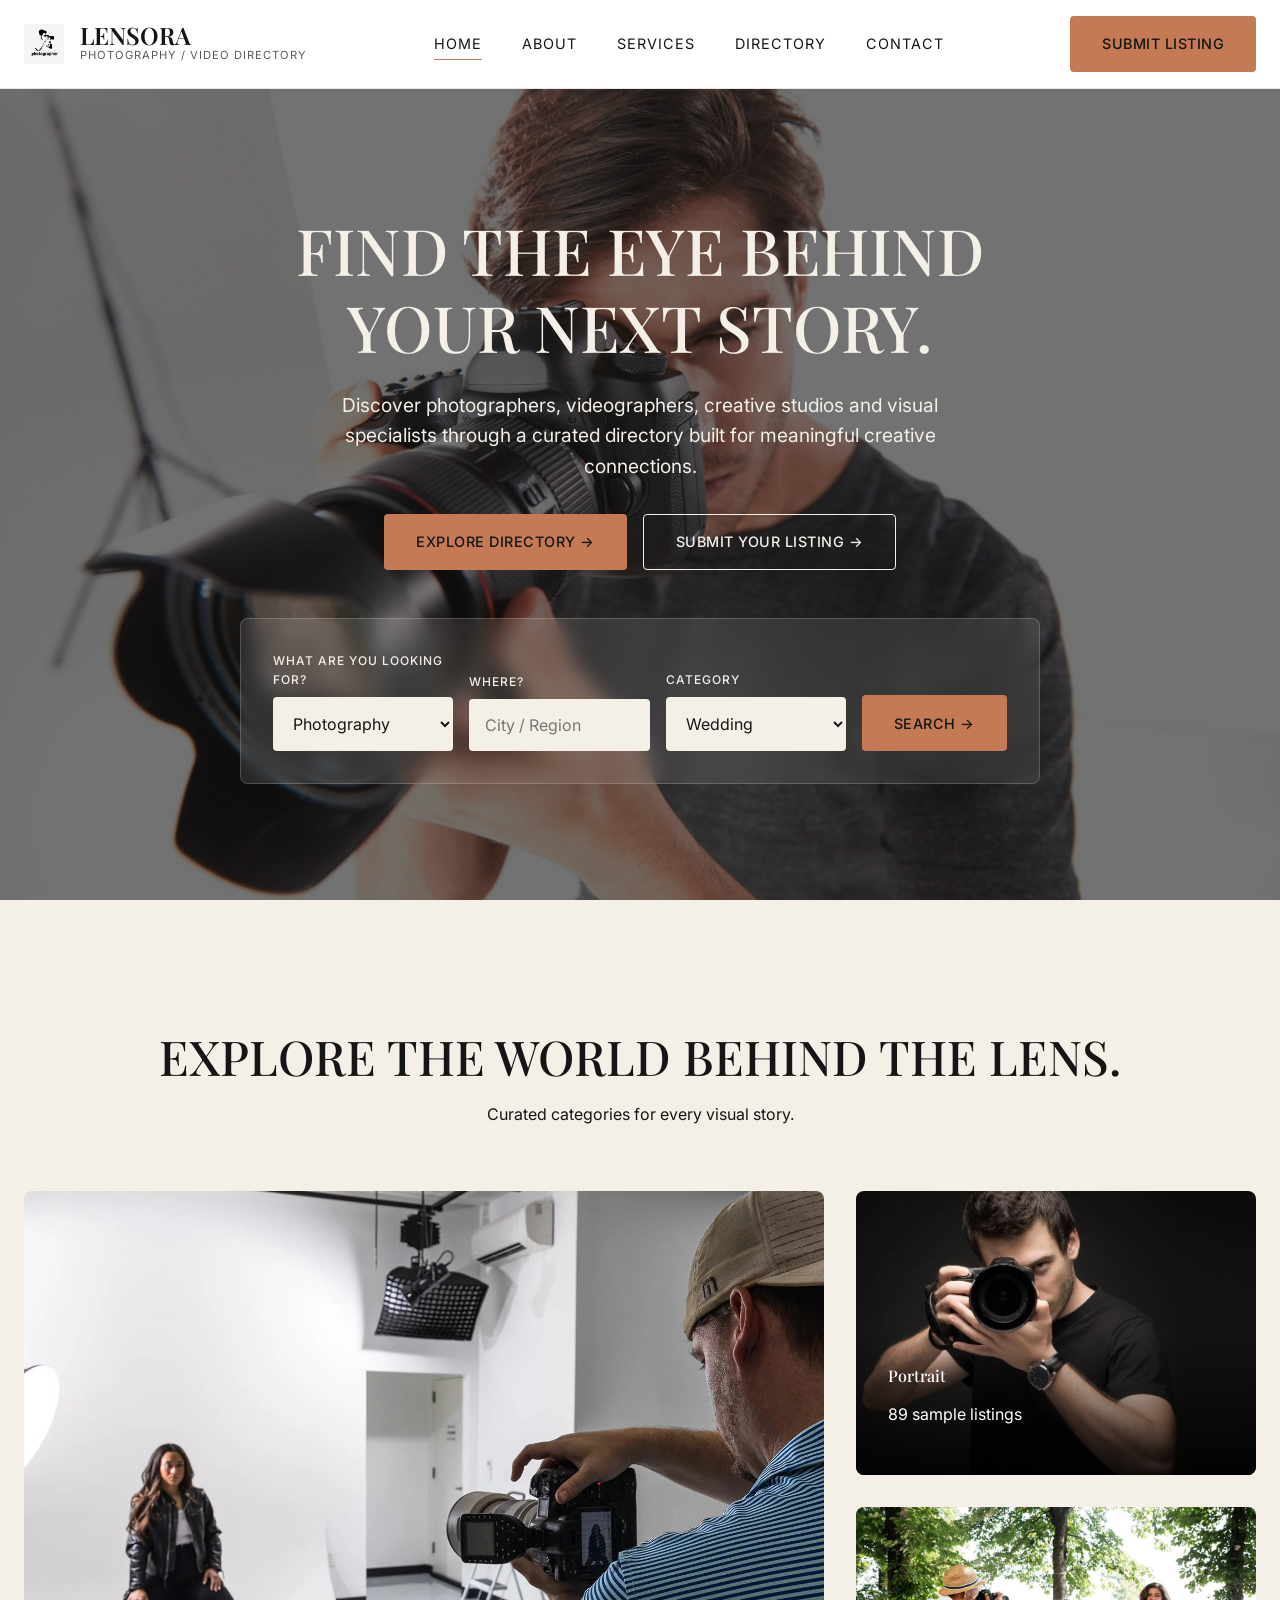
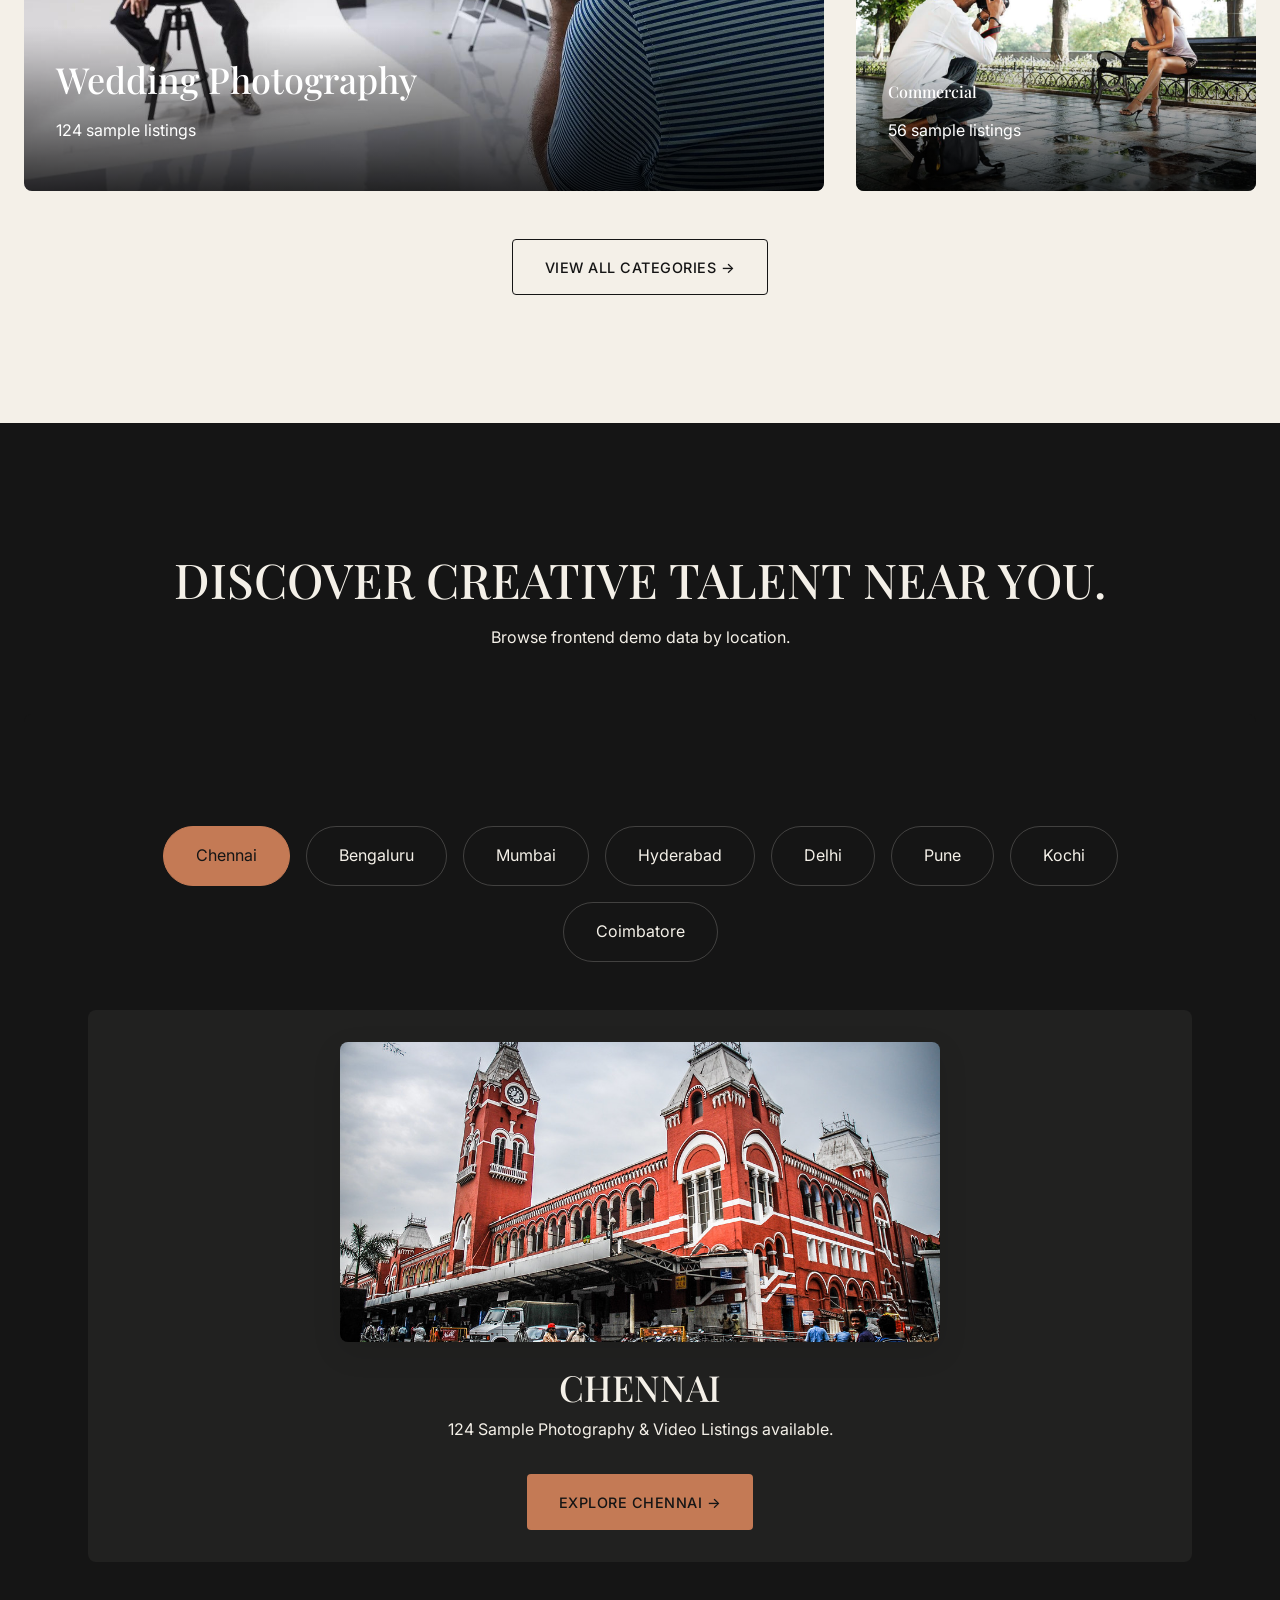
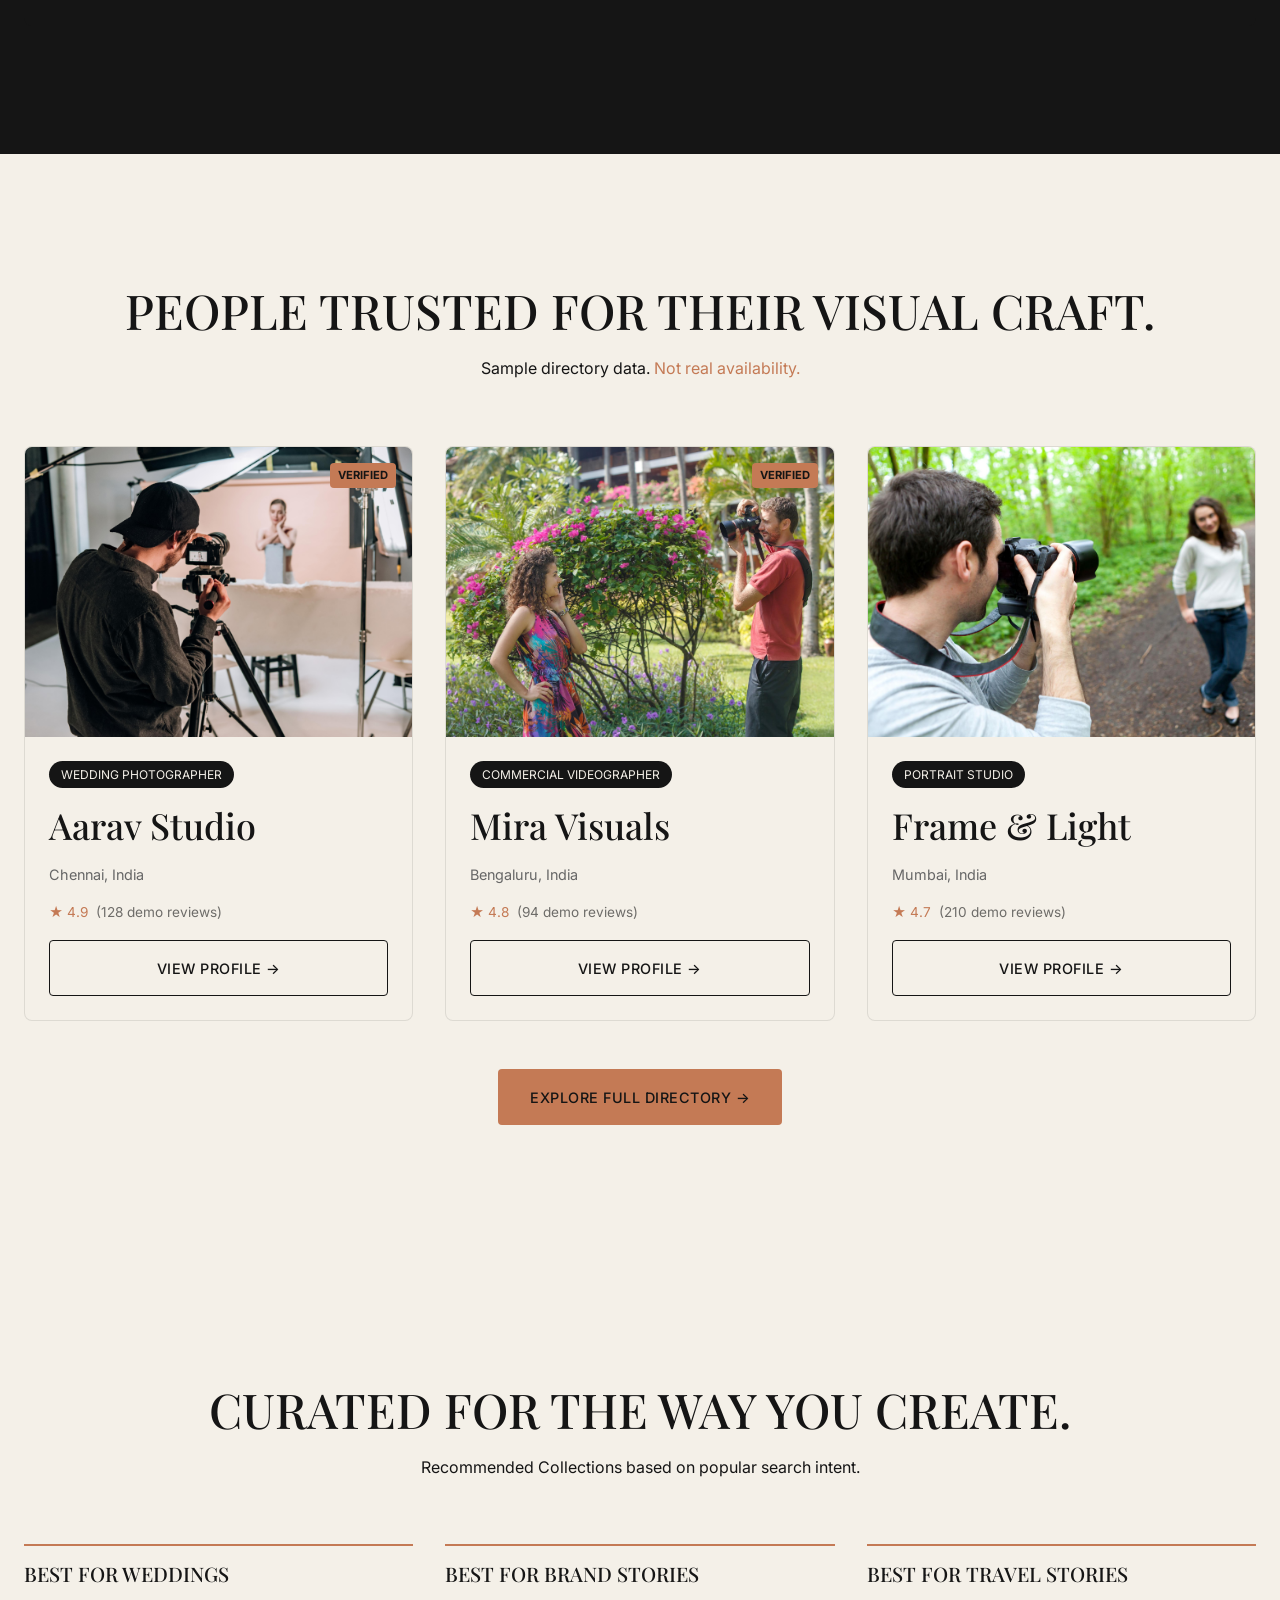
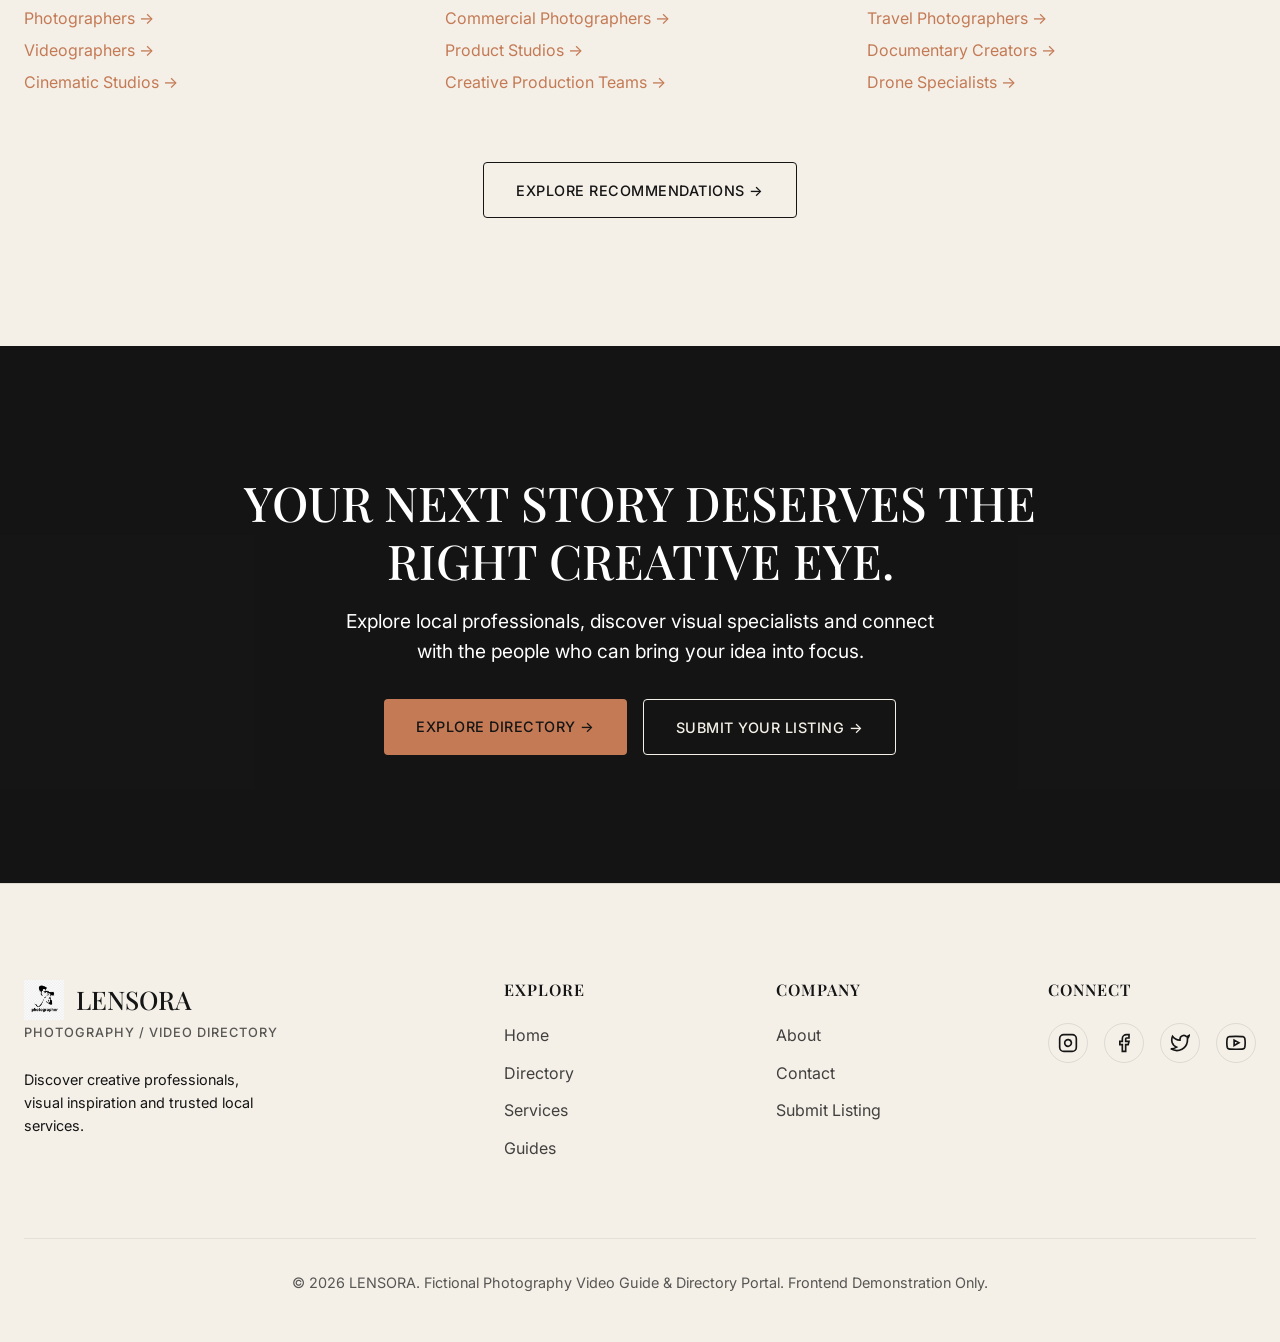
<file: index.html>
<!DOCTYPE html>
<html lang="en">
<head>
    <meta charset="UTF-8">
    <meta name="viewport" content="width=device-width, initial-scale=1.0">
    <title>Lensora | Photography & Videography Directory</title>
    <meta name="description" content="Discover professional photographers, videographers, and creative studios. The premium visual directory for your next story.">
    <link rel="icon" type="image/png" href="assets/images/website-logo.png">
    <link rel="stylesheet" href="assets/css/style.css">
</head>
<body>

    <!-- Global Navbar -->
    <nav class="navbar">
        <div class="container">
            <a href="index.html" class="nav-brand">
                <img src="assets/images/website-logo.png" alt="Lensora Logo" class="site-logo-img">
                <div class="nav-brand-text">
                    <span class="nav-brand-title">LENSORA</span>
                    <span class="nav-brand-subtitle">Photography / Video Directory</span>
                </div>
            </a>
            
            <div class="nav-links">
                <a href="index.html">Home</a>
                <a href="about.html">About</a>
                <a href="services.html">Services</a>
                <a href="directory.html">Directory</a>
                <a href="contact.html">Contact</a>
            </div>

            <div class="nav-actions">
                <a href="#" class="btn btn-primary" data-modal="modal-submit-listing">Submit Listing</a>
            </div>

            <button class="hamburger" aria-label="Toggle Menu">
                <span></span><span></span><span></span>
            </button>
        </div>
    </nav>

    <!-- Mobile Menu -->
    <div class="mobile-menu">
        <div class="mobile-nav-links">
            <a href="index.html">Home</a>
            <a href="about.html">About</a>
            <a href="services.html">Services</a>
            <a href="directory.html">Directory</a>
            <a href="contact.html">Contact</a>
        </div>
        <a href="#" class="btn btn-primary" data-modal="modal-submit-listing">Submit Listing</a>
    </div>

    <!-- Search Overlay -->
    <div class="search-overlay" id="search-overlay">
        <div class="container">
            <button class="search-close" aria-label="Close Search">&times;</button>
            <div class="search-input-wrap">
                <p style="font-family: var(--font-heading); font-size:1.5rem; margin-bottom:1rem; opacity:0.8;">WHAT ARE YOU LOOKING FOR?</p>
                <input type="text" id="global-search" class="search-input" placeholder="Type a keyword, location, or category...">
                <p style="margin-top:2rem; opacity:0.6;">Try: "Wedding in Chennai", "Commercial Photographer", "Videography"</p>
            </div>
        </div>
    </div>

    <!-- 1. HERO SECTION -->
    <section class="section hero">
        <div class="hero-bg" style="background-image: url('assets/images/image-1.png');"></div>
        <div class="container">
            <div class="hero-content text-center" style="margin: 0 auto; margin-top: 6rem; width: 100%;">
                <h1 style="margin-bottom: 1.5rem;">FIND THE EYE BEHIND YOUR NEXT STORY.</h1>
                <p style="font-size: 1.2rem; margin: 0 auto 2rem; max-width: 600px;">Discover photographers, videographers, creative studios and visual specialists through a curated directory built for meaningful creative connections.</p>
                <div class="btn-group" style="justify-content: center;">
                    <a href="directory.html" class="btn btn-primary">EXPLORE DIRECTORY &rarr;</a>
                    <a href="#" class="btn btn-secondary" data-modal="modal-submit-listing">SUBMIT YOUR LISTING &rarr;</a>
                </div>

                <div class="hero-search-bar" style="text-align: left;">
                    <form action="directory.html" method="GET" class="search-bar-grid">
                        <div>
                            <label class="form-label" style="color:var(--secondary-color); font-size:0.75rem;">WHAT ARE YOU LOOKING FOR?</label>
                            <select class="form-control" name="type">
                                <option>Photography</option>
                                <option>Videography</option>
                            </select>
                        </div>
                        <div>
                            <label class="form-label" style="color:var(--secondary-color); font-size:0.75rem;">WHERE?</label>
                            <input type="text" class="form-control" placeholder="City / Region" name="loc">
                        </div>
                        <div>
                            <label class="form-label" style="color:var(--secondary-color); font-size:0.75rem;">CATEGORY</label>
                            <select class="form-control" name="cat">
                                <option>Wedding</option>
                                <option>Portrait</option>
                                <option>Commercial</option>
                                <option>Fashion</option>
                            </select>
                        </div>
                        <div>
                            <button type="submit" class="btn btn-primary">SEARCH &rarr;</button>
                        </div>
                    </form>
                </div>
            </div>
        </div>
    </section>

    <!-- 2. EXPLORE CREATIVE CATEGORIES -->
    <section class="section section-padding">
        <div class="container">
            <div class="section-header text-center">
                <h2 class="section-title">EXPLORE THE WORLD BEHIND THE LENS.</h2>
                <p>Curated categories for every visual story.</p>
            </div>

            <div class="cat-layout">
                <a href="directory.html" class="cat-large">
                    <img src="assets/images/image-2.png" alt="Wedding Photography">
                    <div class="cat-overlay">
                        <h3>Wedding Photography</h3>
                        <p>124 sample listings</p>
                    </div>
                </a>
                <div class="cat-small-wrap">
                    <a href="directory.html" class="cat-small">
                        <img src="assets/images/image-3.png" alt="Portrait Photography">
                        <div class="cat-overlay">
                            <h4>Portrait</h4>
                            <p>89 sample listings</p>
                        </div>
                    </a>
                    <a href="directory.html" class="cat-small">
                        <img src="assets/images/image-4.png" alt="Commercial Photography">
                        <div class="cat-overlay">
                            <h4>Commercial</h4>
                            <p>56 sample listings</p>
                        </div>
                    </a>
                </div>
            </div>
            <div class="text-center" style="margin-top: 3rem;">
                <a href="services.html" class="btn btn-dark-outline">VIEW ALL CATEGORIES &rarr;</a>
            </div>
        </div>
    </section>

    <!-- 3. LOCATION DISCOVERY -->
    <section class="section section-padding dark-section">
        <div class="container">
            <div class="section-header text-center">
                <h2 class="section-title">DISCOVER CREATIVE TALENT NEAR YOU.</h2>
                <p>Browse frontend demo data by location.</p>
            </div>
            
            <div class="map-visual">
                <div class="map-locations text-center" style="justify-content: center;">
                    <span class="location-tag active">Chennai</span>
                    <span class="location-tag">Bengaluru</span>
                    <span class="location-tag">Mumbai</span>
                    <span class="location-tag">Hyderabad</span>
                    <span class="location-tag">Delhi</span>
                    <span class="location-tag">Pune</span>
                    <span class="location-tag">Kochi</span>
                    <span class="location-tag">Coimbatore</span>
                </div>
                
                <div class="location-preview text-center" id="location-preview-text">
                    <img src="assets/images/Chennai.png" alt="Chennai" style="width:100%; max-width:600px; height:auto; max-height: 300px; object-fit:cover; border-radius:var(--border-radius); margin: 0 auto 1.5rem auto; display:block; box-shadow: var(--shadow-md);">
                    <h3 style="margin-bottom:0.5rem">CHENNAI</h3>
                    <p>124 Sample Photography & Video Listings available.</p>
                    <a href="directory.html" class="btn btn-primary" style="margin-top:1rem;">EXPLORE CHENNAI &rarr;</a>
                </div>
            </div>
        </div>
    </section>

    <!-- 4. VERIFIED CREATIVE DIRECTORY (DEMO) -->
    <section class="section section-padding bg-light">
        <div class="container">
            <div class="section-header text-center">
                <h2 class="section-title">PEOPLE TRUSTED FOR THEIR VISUAL CRAFT.</h2>
                <p>Sample directory data. <span class="accent">Not real availability.</span></p>
            </div>

            <div class="grid-3">
                <div class="card">
                    <div class="card-image-wrap">
                        <img src="assets/images/image-5.png" alt="Aarav Studio" class="card-img">
                        <div style="position:absolute; top:1rem; right:1rem; background:var(--accent-color); color:var(--primary-color); padding:0.25rem 0.5rem; font-size:0.7rem; border-radius:4px; font-weight:bold;">VERIFIED</div>
                    </div>
                    <div class="card-content">
                        <span class="badge">Wedding Photographer</span>
                        <h3>Aarav Studio</h3>
                        <p style="color:#666; font-size:0.9rem;">Chennai, India</p>
                        <div style="display:flex; align-items:center; gap: 0.5rem; margin-bottom:1rem; font-size:0.85rem;">
                            <span class="accent">★ 4.9</span>
                            <span style="opacity:0.6;">(128 demo reviews)</span>
                        </div>
                        <a href="#" class="btn btn-dark-outline" style="margin-top:auto;" data-modal="modal-profile">VIEW PROFILE &rarr;</a>
                    </div>
                </div>

                <div class="card">
                    <div class="card-image-wrap">
                        <img src="assets/images/image-6.png" alt="Mira Visuals" class="card-img">
                        <div style="position:absolute; top:1rem; right:1rem; background:var(--accent-color); color:var(--primary-color); padding:0.25rem 0.5rem; font-size:0.7rem; border-radius:4px; font-weight:bold;">VERIFIED</div>
                    </div>
                    <div class="card-content">
                        <span class="badge">Commercial Videographer</span>
                        <h3>Mira Visuals</h3>
                        <p style="color:#666; font-size:0.9rem;">Bengaluru, India</p>
                        <div style="display:flex; align-items:center; gap: 0.5rem; margin-bottom:1rem; font-size:0.85rem;">
                            <span class="accent">★ 4.8</span>
                            <span style="opacity:0.6;">(94 demo reviews)</span>
                        </div>
                        <a href="#" class="btn btn-dark-outline" style="margin-top:auto;" data-modal="modal-profile">VIEW PROFILE &rarr;</a>
                    </div>
                </div>

                <div class="card">
                    <div class="card-image-wrap">
                        <img src="assets/images/image-7.png" alt="Frame & Light" class="card-img">
                    </div>
                    <div class="card-content">
                        <span class="badge">Portrait Studio</span>
                        <h3>Frame & Light</h3>
                        <p style="color:#666; font-size:0.9rem;">Mumbai, India</p>
                        <div style="display:flex; align-items:center; gap: 0.5rem; margin-bottom:1rem; font-size:0.85rem;">
                            <span class="accent">★ 4.7</span>
                            <span style="opacity:0.6;">(210 demo reviews)</span>
                        </div>
                        <a href="#" class="btn btn-dark-outline" style="margin-top:auto;" data-modal="modal-profile">VIEW PROFILE &rarr;</a>
                    </div>
                </div>
            </div>
            <div class="text-center" style="margin-top:3rem;">
                <a href="directory.html" class="btn btn-primary">EXPLORE FULL DIRECTORY &rarr;</a>
            </div>
        </div>
    </section>

    <!-- 5. RECOMMENDATION LISTS -->
    <section class="section section-padding">
        <div class="container">
            <div class="section-header text-center">
                <h2 class="section-title">CURATED FOR THE WAY YOU CREATE.</h2>
                <p>Recommended Collections based on popular search intent.</p>
            </div>

            <div class="grid-3 recommendation-grid">
                <div style="border-top: 2px solid var(--accent-color); padding-top: 1rem;">
                    <h3 style="font-size:1.25rem;">BEST FOR WEDDINGS</h3>
                    <ul style="margin-top: 1rem; color: #666; line-height:2;">
                        <li><a href="directory.html" class="accent">Photographers &rarr;</a></li>
                        <li><a href="directory.html" class="accent">Videographers &rarr;</a></li>
                        <li><a href="directory.html" class="accent">Cinematic Studios &rarr;</a></li>
                    </ul>
                </div>
                <div style="border-top: 2px solid var(--accent-color); padding-top: 1rem;">
                    <h3 style="font-size:1.25rem;">BEST FOR BRAND STORIES</h3>
                    <ul style="margin-top: 1rem; color: #666; line-height:2;">
                        <li><a href="directory.html" class="accent">Commercial Photographers &rarr;</a></li>
                        <li><a href="directory.html" class="accent">Product Studios &rarr;</a></li>
                        <li><a href="directory.html" class="accent">Creative Production Teams &rarr;</a></li>
                    </ul>
                </div>
                <div style="border-top: 2px solid var(--accent-color); padding-top: 1rem;">
                    <h3 style="font-size:1.25rem;">BEST FOR TRAVEL STORIES</h3>
                    <ul style="margin-top: 1rem; color: #666; line-height:2;">
                        <li><a href="directory.html" class="accent">Travel Photographers &rarr;</a></li>
                        <li><a href="directory.html" class="accent">Documentary Creators &rarr;</a></li>
                        <li><a href="directory.html" class="accent">Drone Specialists &rarr;</a></li>
                    </ul>
                </div>
            </div>
            
            <div class="text-center" style="margin-top:4rem;">
                <a href="directory.html" class="btn btn-dark-outline">EXPLORE RECOMMENDATIONS &rarr;</a>
            </div>
        </div>
    </section>

    <!-- 6. FINAL CTA -->
    <section class="section section-padding cta-section" style="background-color: var(--primary-color);">
        <div class="container">
            <h2>YOUR NEXT STORY DESERVES THE RIGHT CREATIVE EYE.</h2>
            <p style="font-size:1.2rem; margin-bottom:2rem; max-width:600px; margin-left:auto; margin-right:auto;">Explore local professionals, discover visual specialists and connect with the people who can bring your idea into focus.</p>
            <div class="btn-group" style="justify-content: center;">
                <a href="directory.html" class="btn btn-primary">EXPLORE DIRECTORY &rarr;</a>
                <a href="#" class="btn btn-secondary" data-modal="modal-submit-listing">SUBMIT YOUR LISTING &rarr;</a>
            </div>
        </div>
    </section>

    <!-- FOOTER -->
    <footer class="footer">
        <div class="container">
            <div class="footer-grid">
                <div>
                    <a href="index.html" class="footer-brand" style="text-decoration: none; color: inherit; display: block; margin-bottom: 1.5rem;">
                        <div style="display: flex; align-items: center; gap: 0.75rem; margin-bottom: 0.2rem;">
                            <img src="assets/images/website-logo.png" alt="Lensora Logo" class="site-logo-img" style="margin-bottom: 0;">
                            <h2 style="font-family: var(--font-heading); font-size: 1.6rem; margin: 0; line-height: 1;">LENSORA</h2>
                        </div>
                        <p style="font-size: 0.8rem; font-weight: 500; letter-spacing: 1px; text-transform: uppercase; opacity: 0.7; margin: 0;">PHOTOGRAPHY / VIDEO DIRECTORY</p>
                    </a>
                    <p style="font-size:0.9rem; max-width: 250px;">Discover creative professionals, visual inspiration and trusted local services.</p>
                </div>
                
                <div>
                    <h4 class="footer-title">EXPLORE</h4>
                    <ul class="footer-links">
                        <li><a href="index.html">Home</a></li>
                        <li><a href="directory.html">Directory</a></li>
                        <li><a href="services.html">Services</a></li>
                        <li><a href="#">Guides</a></li>
                    </ul>
                </div>

                <div>
                    <h4 class="footer-title">COMPANY</h4>
                    <ul class="footer-links">
                        <li><a href="about.html">About</a></li>
                        <li><a href="contact.html">Contact</a></li>
                        <li><a href="#" data-modal="modal-submit-listing">Submit Listing</a></li>
                    </ul>
                </div>

                <div>
                    <h4 class="footer-title">CONNECT</h4>
                    <div class="social-icons">
                        <a href="#" aria-label="Instagram">
                            <svg viewBox="0 0 24 24" width="20" height="20" stroke="currentColor" stroke-width="2" fill="none"><rect x="2" y="2" width="20" height="20" rx="5" ry="5"></rect><path d="M16 11.37A4 4 0 1 1 12.63 8 4 4 0 0 1 16 11.37z"></path><line x1="17.5" y1="6.5" x2="17.51" y2="6.5"></line></svg>
                        </a>
                        <a href="#" aria-label="Facebook">
                            <svg viewBox="0 0 24 24" width="20" height="20" stroke="currentColor" stroke-width="2" fill="none"><path d="M18 2h-3a5 5 0 0 0-5 5v3H7v4h3v8h4v-8h3l1-4h-4V7a1 1 0 0 1 1-1h3z"></path></svg>
                        </a>
                        <a href="#" aria-label="Twitter">
                            <svg viewBox="0 0 24 24" width="20" height="20" stroke="currentColor" stroke-width="2" fill="none"><path d="M23 3a10.9 10.9 0 0 1-3.14 1.53 4.48 4.48 0 0 0-7.86 3v1A10.66 10.66 0 0 1 3 4s-4 9 5 13a11.64 11.64 0 0 1-7 2c9 5 20 0 20-11.5a4.5 4.5 0 0 0-.08-.83A7.72 7.72 0 0 0 23 3z"></path></svg>
                        </a>
                        <a href="#" aria-label="YouTube">
                            <svg viewBox="0 0 24 24" width="20" height="20" stroke="currentColor" stroke-width="2" fill="none"><path d="M22.54 6.42a2.78 2.78 0 0 0-1.94-2C18.88 4 12 4 12 4s-6.88 0-8.6.46a2.78 2.78 0 0 0-1.94 2A29 29 0 0 0 1 11.75a29 29 0 0 0 .46 5.33 2.78 2.78 0 0 0 1.94 2c1.72.46 8.6.46 8.6.46s6.88 0 8.6-.46a2.78 2.78 0 0 0 1.94-2 29 29 0 0 0 .46-5.33 29 29 0 0 0-.46-5.33z"></path><polygon points="9.75 15.02 15.5 11.75 9.75 8.48 9.75 15.02"></polygon></svg>
                        </a>
                    </div>
                </div>
            </div>
            
            <div class="footer-bottom">
                <p>&copy; 2026 LENSORA. Fictional Photography Video Guide & Directory Portal. Frontend Demonstration Only.</p>
            </div>
        </div>
    </footer>

    <!-- MODALS -->

    <!-- Submit Listing Modal -->
    <div class="modal-overlay" id="modal-submit-listing">
        <div class="modal">
            <button class="modal-close" aria-label="Close Modal">&times;</button>
            <div class="section-header text-center" style="margin-bottom:2rem;">
                <h3 style="font-size:2rem; color:var(--primary-color);">ADD YOUR CREATIVE PROFILE</h3>
                <p>Join the Lensora directory.</p>
            </div>
            
            <form>
                <div class="grid-2">
                    <div class="form-group">
                        <label class="form-label">Professional / Studio Name</label>
                        <input type="text" class="form-control" required>
                    </div>
                    <div class="form-group">
                        <label class="form-label">Email</label>
                        <input type="email" class="form-control" required>
                    </div>
                </div>
                
                <div class="grid-2">
                    <div class="form-group">
                        <label class="form-label">Location</label>
                        <input type="text" class="form-control" required>
                    </div>
                    <div class="form-group">
                        <label class="form-label">Photography / Videography</label>
                        <select class="form-control" required>
                            <option value="">Select Primary</option>
                            <option>Photography</option>
                            <option>Videography</option>
                            <option>Both</option>
                        </select>
                    </div>
                </div>
                
                <div class="form-group">
                    <label class="form-label">Category</label>
                    <input type="text" class="form-control" placeholder="e.g. Wedding, Commercial, Portrait" required>
                </div>
                
                <div class="form-group">
                    <label class="form-label">Short Bio</label>
                    <textarea class="form-control" required></textarea>
                </div>

                <div class="text-center" style="margin-top: 2rem;">
                    <button type="submit" class="btn btn-primary" style="width:100%;">SUBMIT LISTING &rarr;</button>
                    <p class="form-demo-note">This is a frontend demonstration. No data is stored on a server.</p>
                </div>
            </form>
        </div>
    </div>

    <!-- Enquiry Modal -->
    <div class="modal-overlay" id="modal-enquiry">
        <div class="modal">
            <button class="modal-close" aria-label="Close Modal">&times;</button>
            <div class="section-header text-center" style="margin-bottom:2rem;">
                <h3 style="font-size:2rem; color:var(--primary-color);">LET'S FIND THE RIGHT CREATIVE FIT.</h3>
                <p>Send a sample enquiry.</p>
            </div>
            
            <form>
                <div class="grid-2">
                    <div class="form-group">
                        <label class="form-label">Full Name</label>
                        <input type="text" class="form-control" required>
                    </div>
                    <div class="form-group">
                        <label class="form-label">Email</label>
                        <input type="email" class="form-control" required>
                    </div>
                </div>

                <div class="grid-2">
                    <div class="form-group">
                        <label class="form-label">Enquiry Type</label>
                        <select class="form-control" required>
                            <option>General Enquiry</option>
                            <option>Photography Request</option>
                            <option>Videography Request</option>
                            <option>Wedding Enquiry</option>
                            <option>Commercial Enquiry</option>
                            <option>Event Enquiry</option>
                            <option>Other</option>
                        </select>
                    </div>
                    <div class="form-group">
                        <label class="form-label">Preferred Date</label>
                        <input type="date" class="form-control">
                    </div>
                </div>
                
                <div class="form-group">
                    <label class="form-label">Message</label>
                    <textarea class="form-control" required></textarea>
                </div>

                <div class="text-center" style="margin-top: 2rem;">
                    <button type="submit" class="btn btn-primary" style="width:100%;">SEND ENQUIRY &rarr;</button>
                    <p class="form-demo-note">This is a frontend demonstration. No data is sent.</p>
                </div>
            </form>
        </div>
    </div>

    <!-- View Profile Modal -->
    <div class="modal-overlay" id="modal-profile">
        <div class="modal">
            <button class="modal-close" aria-label="Close Modal">&times;</button>
            <div style="display:flex; flex-direction:column; gap:2rem;">
                <img src="assets/images/image-10.png" alt="Profile Background" style="width:100%; height:300px; object-fit:cover; border-radius:var(--border-radius);">
                
                <div>
                    <span class="badge accent">Wedding Photographer</span>
                    <h2 style="font-size: 2.5rem; margin: 0.5rem 0;">Aarav Studio (Demo)</h2>
                    <p style="color:#666; font-size:1.1rem; margin-bottom:1rem;">Chennai, India</p>
                    <div style="display:flex; align-items:center; gap: 0.5rem; margin-bottom:2rem;">
                        <span class="accent" style="font-weight:bold; font-size:1.1rem;">★ 4.9</span>
                        <span style="opacity:0.6;">(128 demo reviews)</span>
                        <span style="background:var(--primary-color); color:var(--secondary-color); padding:0.25rem 0.5rem; font-size:0.75rem; border-radius:4px; margin-left:1rem;">VERIFIED</span>
                    </div>
                    
                    <h4 style="font-family:var(--font-heading); margin-bottom:0.5rem;">About</h4>
                    <p style="margin-bottom:2rem; color:#444;">We are a premium photography studio specializing in cinematic wedding stories. With over 10 years of experience, we capture the authentic emotions of your special day. (Sample text)</p>

                    <h4 style="font-family:var(--font-heading); margin-bottom:0.5rem;">Services</h4>
                    <div class="tags" style="margin-bottom:2rem;">
                        <span class="tag">Wedding Photography</span>
                        <span class="tag">Pre-Wedding Shoots</span>
                        <span class="tag">Cinematic Films</span>
                        <span class="tag">Candid Photography</span>
                    </div>
                    
                    <div class="text-center" style="margin-top: 2rem;">
                        <button class="btn btn-primary" onclick="document.getElementById('modal-profile').classList.remove('active'); document.getElementById('modal-enquiry').classList.add('active');" style="width:100%;">ENQUIRE ABOUT THIS PROFESSIONAL</button>
                    </div>
                </div>
            </div>
        </div>
    </div>

    <!-- Back to Top Button -->
    <button class="back-to-top" id="back-to-top" aria-label="Back to Top">
        <svg viewBox="0 0 24 24" fill="none" stroke="currentColor" stroke-width="2"><path d="M18 15l-6-6-6 6"/></svg>
    </button>

    <script src="assets/js/main.js"></script>
</body>
</html>
</file>
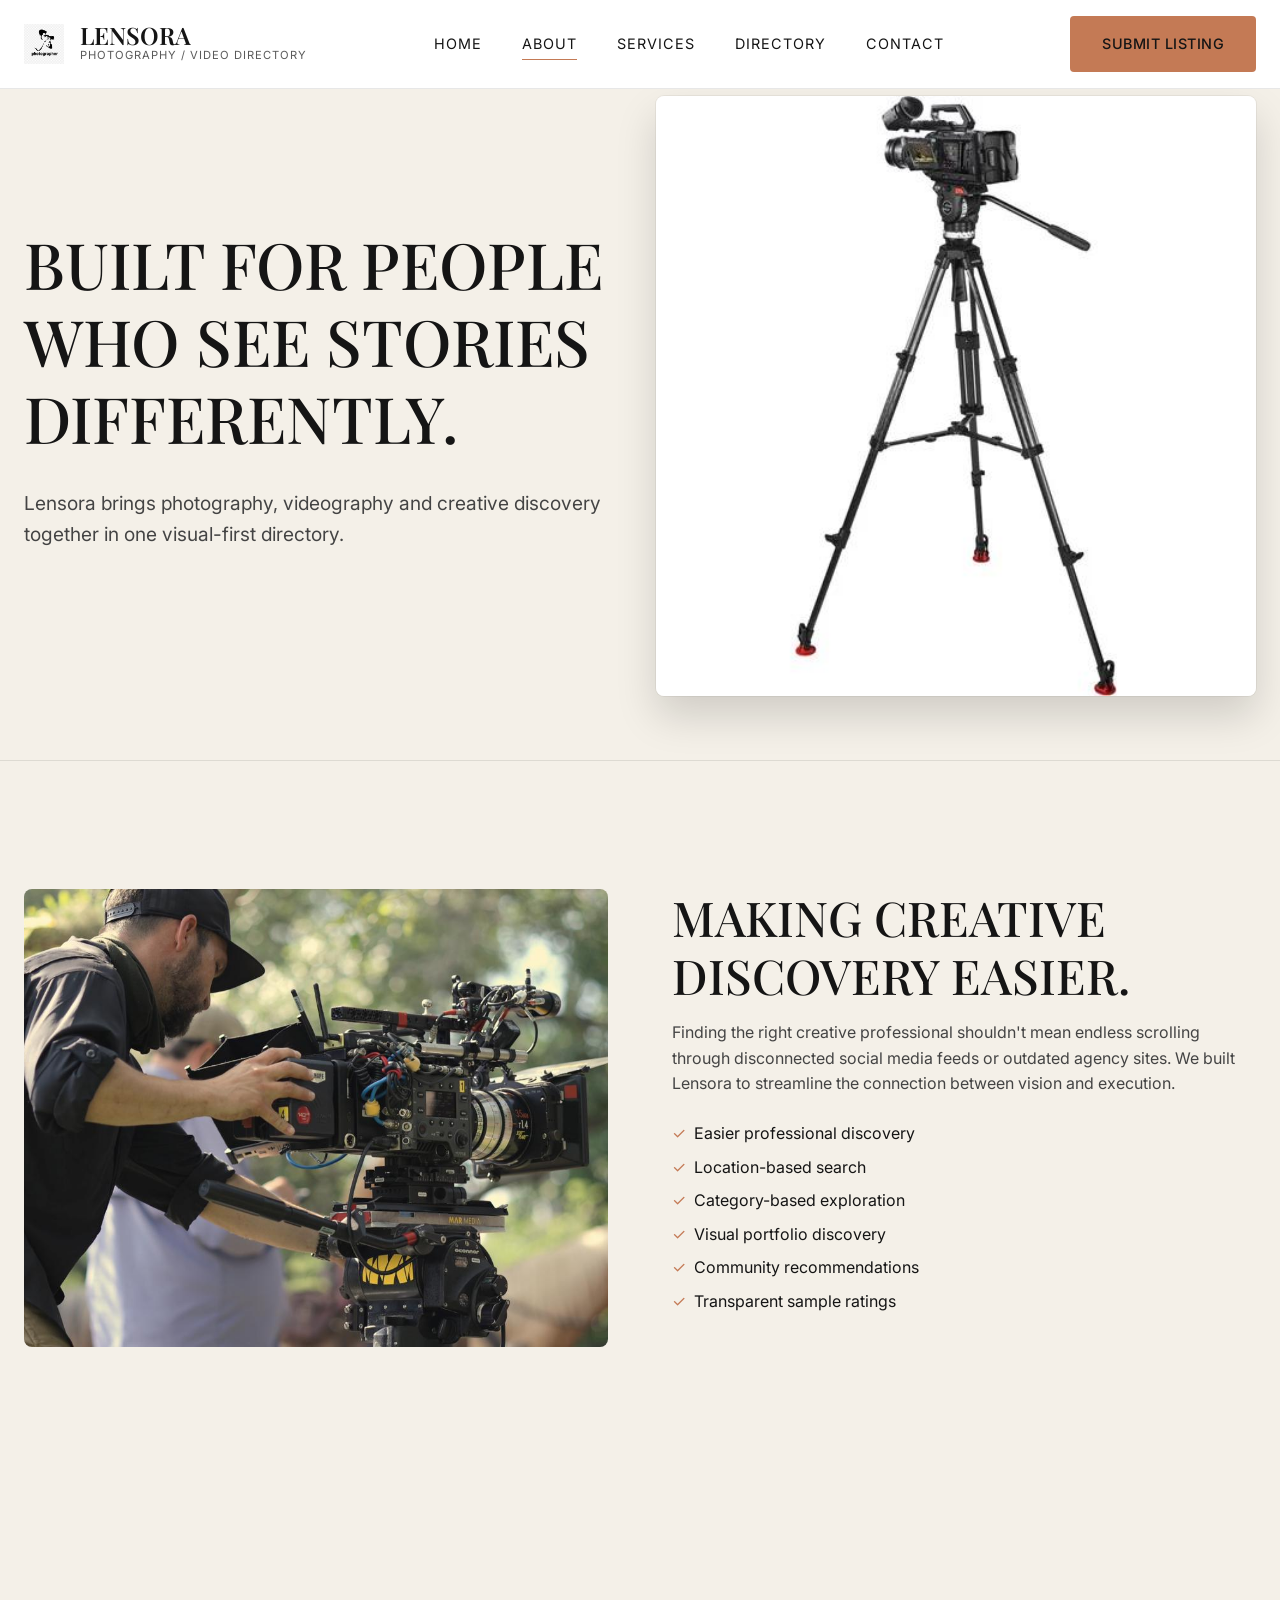
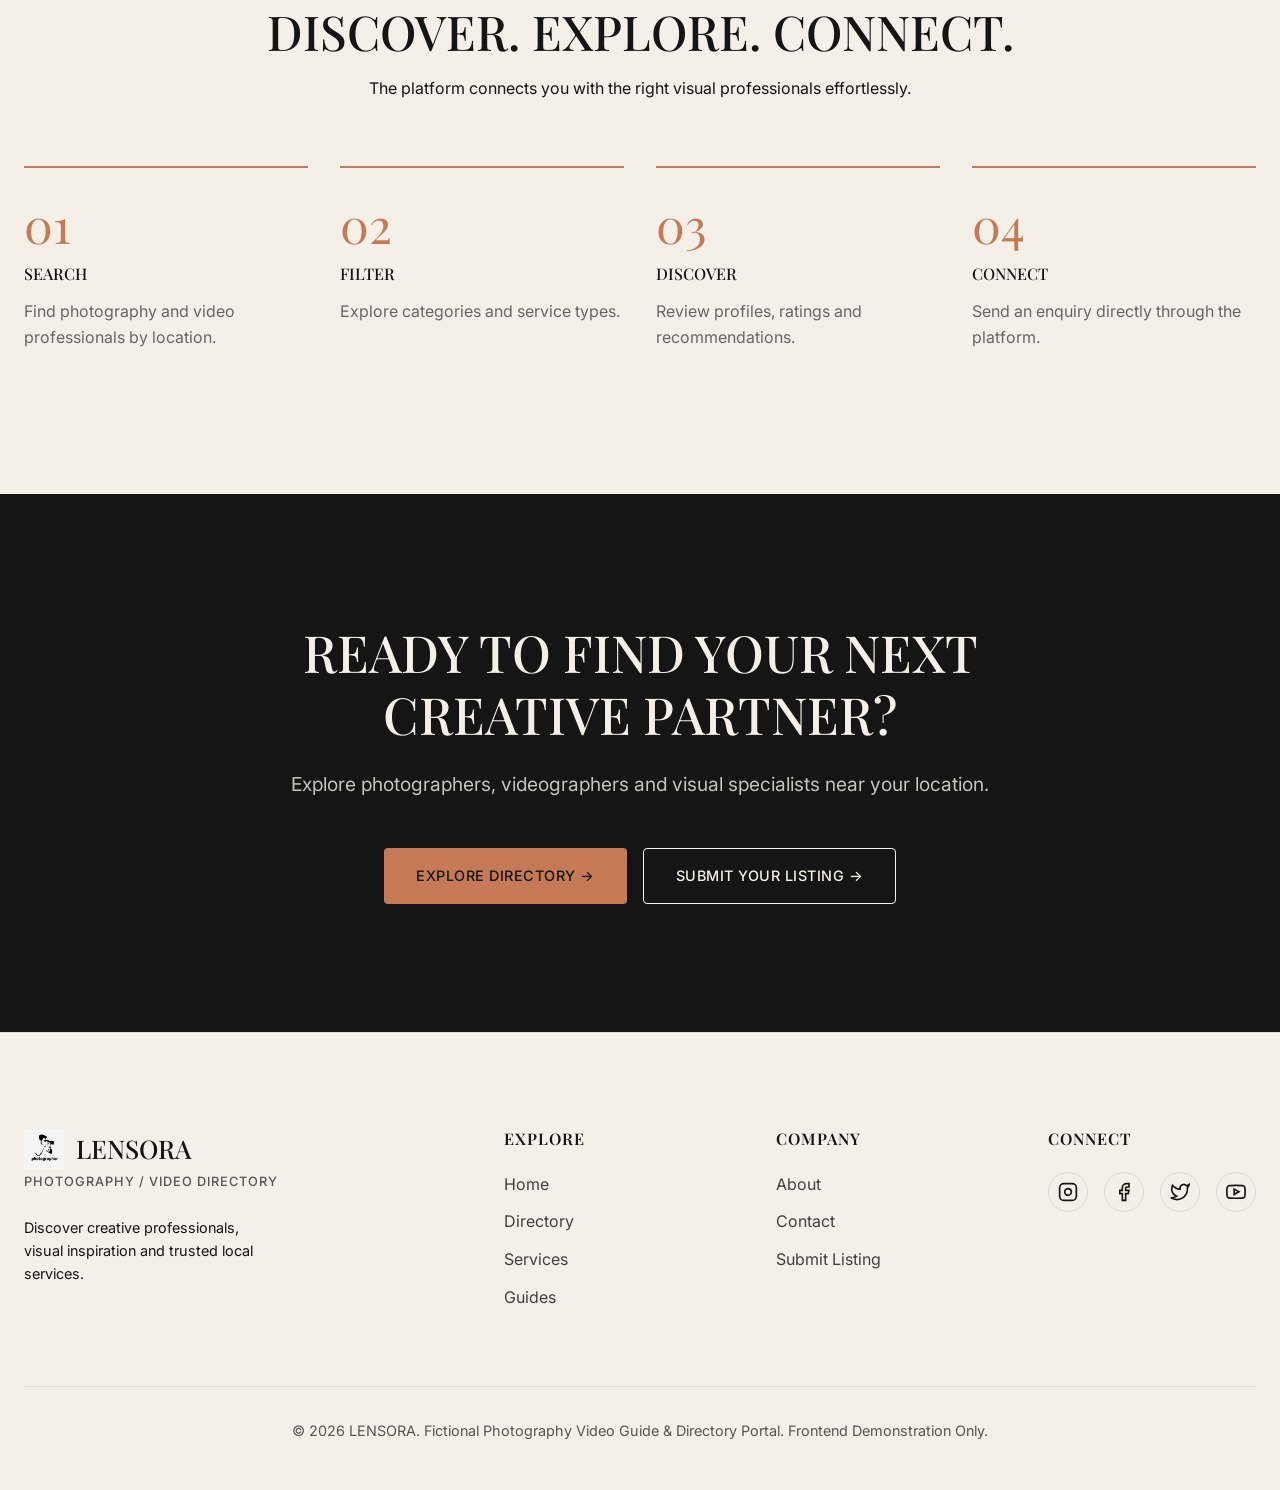
<file: about.html>
<!DOCTYPE html>
<html lang="en">
<head>
    <meta charset="UTF-8">
    <meta name="viewport" content="width=device-width, initial-scale=1.0">
    <title>About Lensora | Photography & Video Directory</title>
    <meta name="description" content="Learn about Lensora, the premium visual directory connecting you with the right photographers and videographers.">
    <link rel="icon" type="image/png" href="assets/images/website-logo.png">
    <link rel="stylesheet" href="assets/css/style.css">
</head>
<body>

    <!-- Global Navbar (Dark Variant) -->
    <nav class="navbar">
        <div class="container">
            <a href="index.html" class="nav-brand">
                <img src="assets/images/website-logo.png" alt="Lensora Logo" class="site-logo-img">
                <div class="nav-brand-text">
                    <span class="nav-brand-title">LENSORA</span>
                    <span class="nav-brand-subtitle">Photography / Video Directory</span>
                </div>
            </a>
            
            <div class="nav-links">
                <a href="index.html">Home</a>
                <a href="about.html" class="active">About</a>
                <a href="services.html">Services</a>
                <a href="directory.html">Directory</a>
                <a href="contact.html">Contact</a>
            </div>

            <div class="nav-actions">
                <a href="#" class="btn btn-primary" data-modal="modal-submit-listing">Submit Listing</a>
            </div>

            <button class="hamburger" aria-label="Toggle Menu">
                <span></span><span></span><span></span>
            </button>
        </div>
    </nav>

    <!-- Mobile Menu -->
    <div class="mobile-menu">
        <div class="mobile-nav-links">
            <a href="index.html">Home</a>
            <a href="about.html" class="active">About</a>
            <a href="services.html">Services</a>
            <a href="directory.html">Directory</a>
            <a href="contact.html">Contact</a>
        </div>
        <a href="#" class="btn btn-primary" data-modal="modal-submit-listing">Submit Listing</a>
    </div>

    <!-- Search Overlay -->
    <div class="search-overlay" id="search-overlay">
        <div class="container">
            <button class="search-close" aria-label="Close Search">&times;</button>
            <div class="search-input-wrap">
                <p style="font-family: var(--font-heading); font-size:1.5rem; margin-bottom:1rem; opacity:0.8;">WHAT ARE YOU LOOKING FOR?</p>
                <input type="text" id="global-search" class="search-input" placeholder="Type a keyword, location, or category...">
                <p style="margin-top:2rem; opacity:0.6;">Try: "Wedding in Chennai", "Commercial Photographer", "Videography"</p>
            </div>
        </div>
    </div>

    <!-- 1. HERO SECTION -->
    <section class="section secondary-hero">
        <div class="container">
            <div class="grid-2" style="align-items: center;">
                <div>
                    <h1 style="margin-bottom: 2rem;">BUILT FOR PEOPLE WHO SEE STORIES DIFFERENTLY.</h1>
                    <p style="font-size: 1.2rem; color: #444;">Lensora brings photography, videography and creative discovery together in one visual-first directory.</p>
                </div>
                <div style="border-radius: var(--border-radius); overflow: hidden; box-shadow: var(--shadow-3d); position:relative;">
                    <img src="assets/images/image-11.png" alt="Lensora Creative Studio" style="width:100%; height:100%; object-fit:cover;">
                </div>
            </div>
        </div>
    </section>

    <!-- 2. OUR PURPOSE -->
    <section class="section section-padding">
        <div class="container">
            <div class="grid-2" style="gap: 4rem;">
                <div style="order: 2;">
                    <h2 class="section-title">MAKING CREATIVE DISCOVERY EASIER.</h2>
                    <p style="margin-bottom: 1.5rem; color: #444;">Finding the right creative professional shouldn't mean endless scrolling through disconnected social media feeds or outdated agency sites. We built Lensora to streamline the connection between vision and execution.</p>
                    <ul style="list-style:none; padding:0; margin-bottom:2rem;">
                        <li style="margin-bottom: 0.5rem; display:flex; align-items:center; gap:0.5rem;">
                            <span class="accent">✓</span> Easier professional discovery
                        </li>
                        <li style="margin-bottom: 0.5rem; display:flex; align-items:center; gap:0.5rem;">
                            <span class="accent">✓</span> Location-based search
                        </li>
                        <li style="margin-bottom: 0.5rem; display:flex; align-items:center; gap:0.5rem;">
                            <span class="accent">✓</span> Category-based exploration
                        </li>
                        <li style="margin-bottom: 0.5rem; display:flex; align-items:center; gap:0.5rem;">
                            <span class="accent">✓</span> Visual portfolio discovery
                        </li>
                        <li style="margin-bottom: 0.5rem; display:flex; align-items:center; gap:0.5rem;">
                            <span class="accent">✓</span> Community recommendations
                        </li>
                        <li style="margin-bottom: 0.5rem; display:flex; align-items:center; gap:0.5rem;">
                            <span class="accent">✓</span> Transparent sample ratings
                        </li>
                    </ul>
                </div>
                <div style="order: 1; border-radius: var(--border-radius); overflow: hidden;">
                    <img src="assets/images/image-12.png" alt="Photography Discovery" style="width:100%; height:100%; object-fit:cover;">
                </div>
            </div>
        </div>
    </section>

    <!-- 3. HOW THE PLATFORM WORKS -->
    <section class="section section-padding bg-light">
        <div class="container">
            <div class="section-header text-center">
                <h2 class="section-title">DISCOVER. EXPLORE. CONNECT.</h2>
                <p>The platform connects you with the right visual professionals effortlessly.</p>
            </div>
            
            <div class="timeline">
                <div class="timeline-item">
                    <div class="timeline-num">01</div>
                    <h4 style="font-family: var(--font-heading); margin-bottom: 1rem;">SEARCH</h4>
                    <p style="color: #666;">Find photography and video professionals by location.</p>
                </div>
                <div class="timeline-item">
                    <div class="timeline-num">02</div>
                    <h4 style="font-family: var(--font-heading); margin-bottom: 1rem;">FILTER</h4>
                    <p style="color: #666;">Explore categories and service types.</p>
                </div>
                <div class="timeline-item">
                    <div class="timeline-num">03</div>
                    <h4 style="font-family: var(--font-heading); margin-bottom: 1rem;">DISCOVER</h4>
                    <p style="color: #666;">Review profiles, ratings and recommendations.</p>
                </div>
                <div class="timeline-item">
                    <div class="timeline-num">04</div>
                    <h4 style="font-family: var(--font-heading); margin-bottom: 1rem;">CONNECT</h4>
                    <p style="color: #666;">Send an enquiry directly through the platform.</p>
                </div>
            </div>
        </div>
    </section>

    <!-- 4. FINAL CTA -->
    <section class="section section-padding dark-section text-center">
        <div class="container">
            <h2 style="font-size: clamp(2rem, 4vw, 3.5rem); margin-bottom:1rem; max-width: 800px; margin: 0 auto 1.5rem;">READY TO FIND YOUR NEXT CREATIVE PARTNER?</h2>
            <p style="font-size:1.2rem; margin-bottom:3rem; opacity:0.8;">Explore photographers, videographers and visual specialists near your location.</p>
            <div class="btn-group" style="justify-content: center;">
                <a href="directory.html" class="btn btn-primary">EXPLORE DIRECTORY &rarr;</a>
                <a href="#" class="btn btn-secondary" style="border-color:var(--secondary-color);" data-modal="modal-submit-listing">SUBMIT YOUR LISTING &rarr;</a>
            </div>
        </div>
    </section>

    <!-- FOOTER -->
    <footer class="footer">
        <div class="container">
            <div class="footer-grid">
                <div>
                    <a href="index.html" class="footer-brand" style="text-decoration: none; color: inherit; display: block; margin-bottom: 1.5rem;">
                        <div style="display: flex; align-items: center; gap: 0.75rem; margin-bottom: 0.2rem;">
                            <img src="assets/images/website-logo.png" alt="Lensora Logo" class="site-logo-img" style="margin-bottom: 0;">
                            <h2 style="font-family: var(--font-heading); font-size: 1.6rem; margin: 0; line-height: 1;">LENSORA</h2>
                        </div>
                        <p style="font-size: 0.8rem; font-weight: 500; letter-spacing: 1px; text-transform: uppercase; opacity: 0.7; margin: 0;">PHOTOGRAPHY / VIDEO DIRECTORY</p>
                    </a>
                    <p style="font-size:0.9rem; max-width: 250px;">Discover creative professionals, visual inspiration and trusted local services.</p>
                </div>
                
                <div>
                    <h4 class="footer-title">EXPLORE</h4>
                    <ul class="footer-links">
                        <li><a href="index.html">Home</a></li>
                        <li><a href="directory.html">Directory</a></li>
                        <li><a href="services.html">Services</a></li>
                        <li><a href="#">Guides</a></li>
                    </ul>
                </div>

                <div>
                    <h4 class="footer-title">COMPANY</h4>
                    <ul class="footer-links">
                        <li><a href="about.html">About</a></li>
                        <li><a href="contact.html">Contact</a></li>
                        <li><a href="#" data-modal="modal-submit-listing">Submit Listing</a></li>
                    </ul>
                </div>

                <div>
                    <h4 class="footer-title">CONNECT</h4>
                    <div class="social-icons">
                        <a href="#" aria-label="Instagram">
                            <svg viewBox="0 0 24 24" width="20" height="20" stroke="currentColor" stroke-width="2" fill="none"><rect x="2" y="2" width="20" height="20" rx="5" ry="5"></rect><path d="M16 11.37A4 4 0 1 1 12.63 8 4 4 0 0 1 16 11.37z"></path><line x1="17.5" y1="6.5" x2="17.51" y2="6.5"></line></svg>
                        </a>
                        <a href="#" aria-label="Facebook">
                            <svg viewBox="0 0 24 24" width="20" height="20" stroke="currentColor" stroke-width="2" fill="none"><path d="M18 2h-3a5 5 0 0 0-5 5v3H7v4h3v8h4v-8h3l1-4h-4V7a1 1 0 0 1 1-1h3z"></path></svg>
                        </a>
                        <a href="#" aria-label="Twitter">
                            <svg viewBox="0 0 24 24" width="20" height="20" stroke="currentColor" stroke-width="2" fill="none"><path d="M23 3a10.9 10.9 0 0 1-3.14 1.53 4.48 4.48 0 0 0-7.86 3v1A10.66 10.66 0 0 1 3 4s-4 9 5 13a11.64 11.64 0 0 1-7 2c9 5 20 0 20-11.5a4.5 4.5 0 0 0-.08-.83A7.72 7.72 0 0 0 23 3z"></path></svg>
                        </a>
                        <a href="#" aria-label="YouTube">
                            <svg viewBox="0 0 24 24" width="20" height="20" stroke="currentColor" stroke-width="2" fill="none"><path d="M22.54 6.42a2.78 2.78 0 0 0-1.94-2C18.88 4 12 4 12 4s-6.88 0-8.6.46a2.78 2.78 0 0 0-1.94 2A29 29 0 0 0 1 11.75a29 29 0 0 0 .46 5.33 2.78 2.78 0 0 0 1.94 2c1.72.46 8.6.46 8.6.46s6.88 0 8.6-.46a2.78 2.78 0 0 0 1.94-2 29 29 0 0 0 .46-5.33 29 29 0 0 0-.46-5.33z"></path><polygon points="9.75 15.02 15.5 11.75 9.75 8.48 9.75 15.02"></polygon></svg>
                        </a>
                    </div>
                </div>
            </div>
            
            <div class="footer-bottom">
                <p>&copy; 2026 LENSORA. Fictional Photography Video Guide & Directory Portal. Frontend Demonstration Only.</p>
            </div>
        </div>
    </footer>

    <!-- MODALS -->
    <!-- Submit Listing Modal -->
    <div class="modal-overlay" id="modal-submit-listing">
        <div class="modal">
            <button class="modal-close" aria-label="Close Modal">&times;</button>
            <div class="section-header text-center" style="margin-bottom:2rem;">
                <h3 style="font-size:2rem; color:var(--primary-color);">ADD YOUR CREATIVE PROFILE</h3>
                <p>Join the Lensora directory.</p>
            </div>
            
            <form>
                <div class="grid-2">
                    <div class="form-group">
                        <label class="form-label">Professional / Studio Name</label>
                        <input type="text" class="form-control" required>
                    </div>
                    <div class="form-group">
                        <label class="form-label">Email</label>
                        <input type="email" class="form-control" required>
                    </div>
                </div>
                
                <div class="grid-2">
                    <div class="form-group">
                        <label class="form-label">Location</label>
                        <input type="text" class="form-control" required>
                    </div>
                    <div class="form-group">
                        <label class="form-label">Photography / Videography</label>
                        <select class="form-control" required>
                            <option value="">Select Primary</option>
                            <option>Photography</option>
                            <option>Videography</option>
                            <option>Both</option>
                        </select>
                    </div>
                </div>
                
                <div class="form-group">
                    <label class="form-label">Category</label>
                    <input type="text" class="form-control" placeholder="e.g. Wedding, Commercial, Portrait" required>
                </div>
                
                <div class="form-group">
                    <label class="form-label">Short Bio</label>
                    <textarea class="form-control" required></textarea>
                </div>

                <div class="text-center" style="margin-top: 2rem;">
                    <button type="submit" class="btn btn-primary" style="width:100%;">SUBMIT LISTING &rarr;</button>
                    <p class="form-demo-note">This is a frontend demonstration. No data is stored on a server.</p>
                </div>
            </form>
        </div>
    </div>
    <!-- Back to Top Button -->
    <button class="back-to-top" id="back-to-top" aria-label="Back to Top">
        <svg viewBox="0 0 24 24" fill="none" stroke="currentColor" stroke-width="2"><path d="M18 15l-6-6-6 6"/></svg>
    </button>

    <script src="assets/js/main.js"></script>
</body>
</html>
</file>
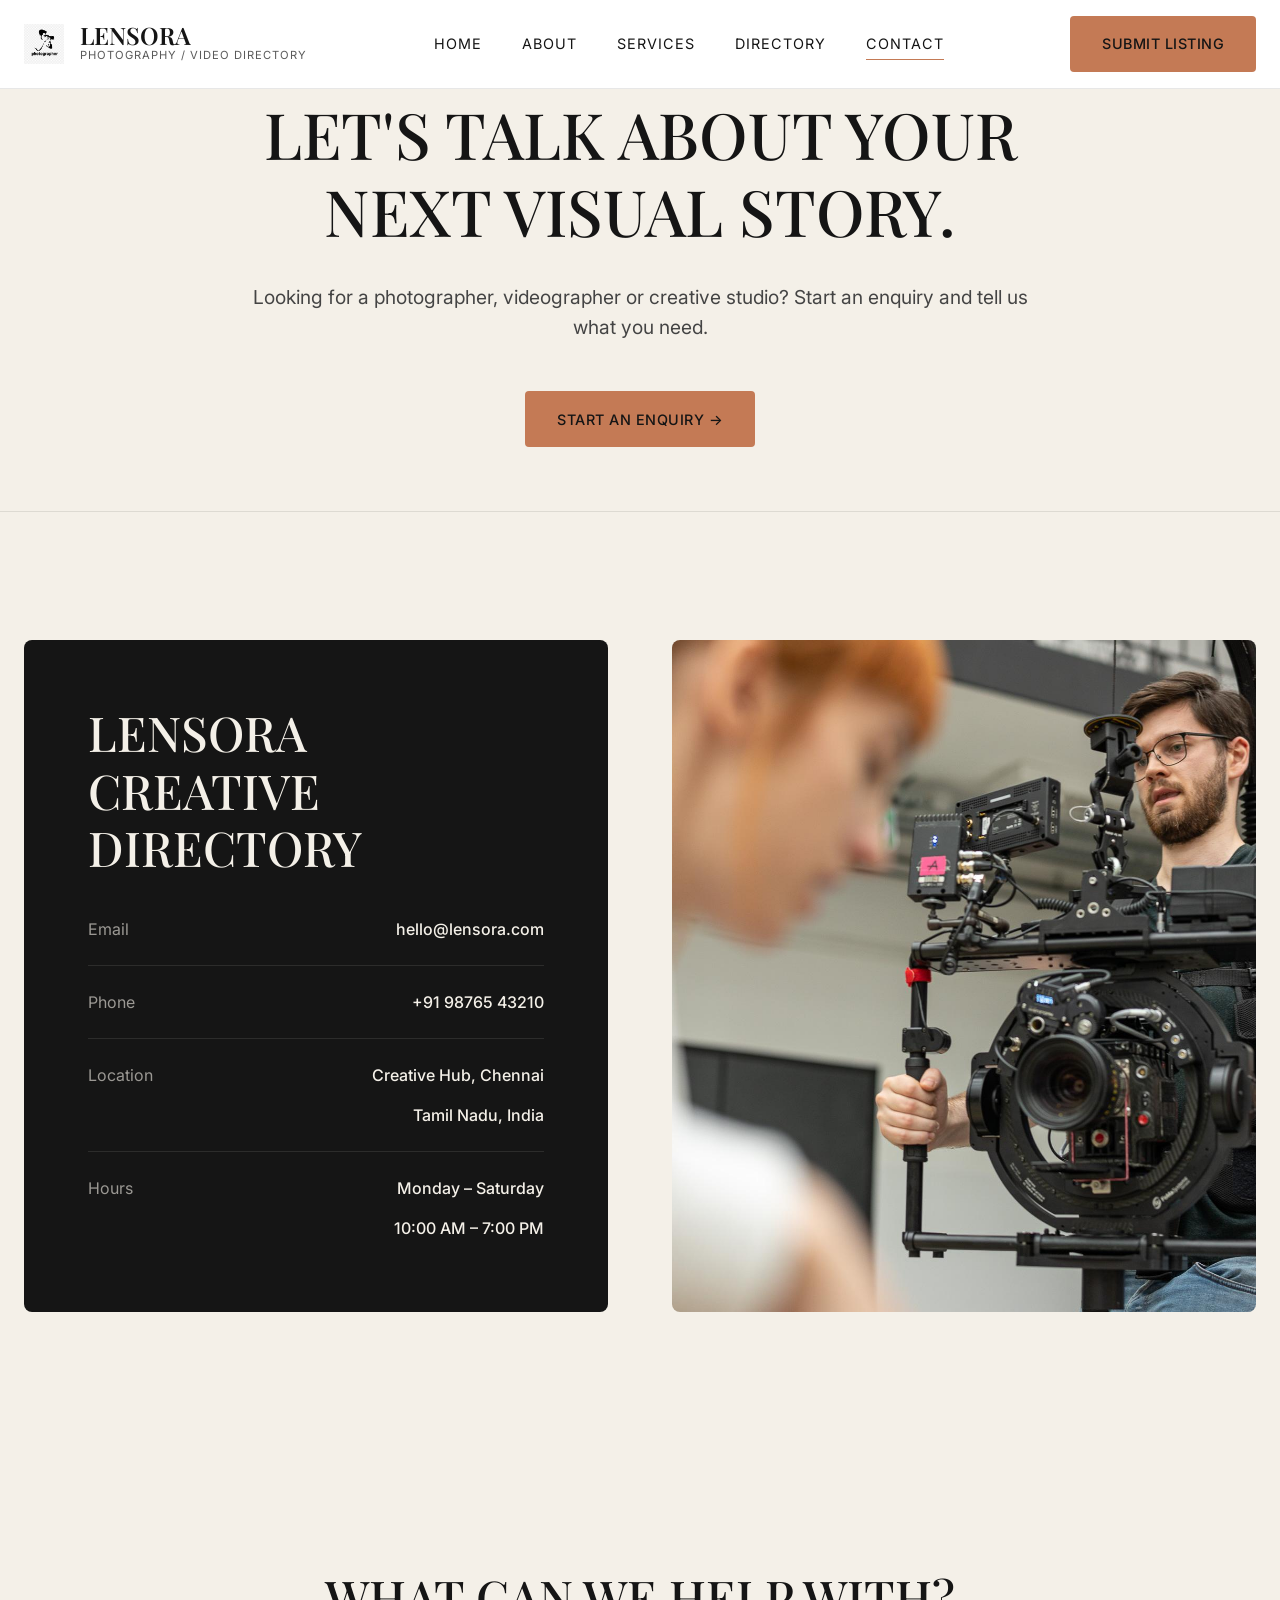
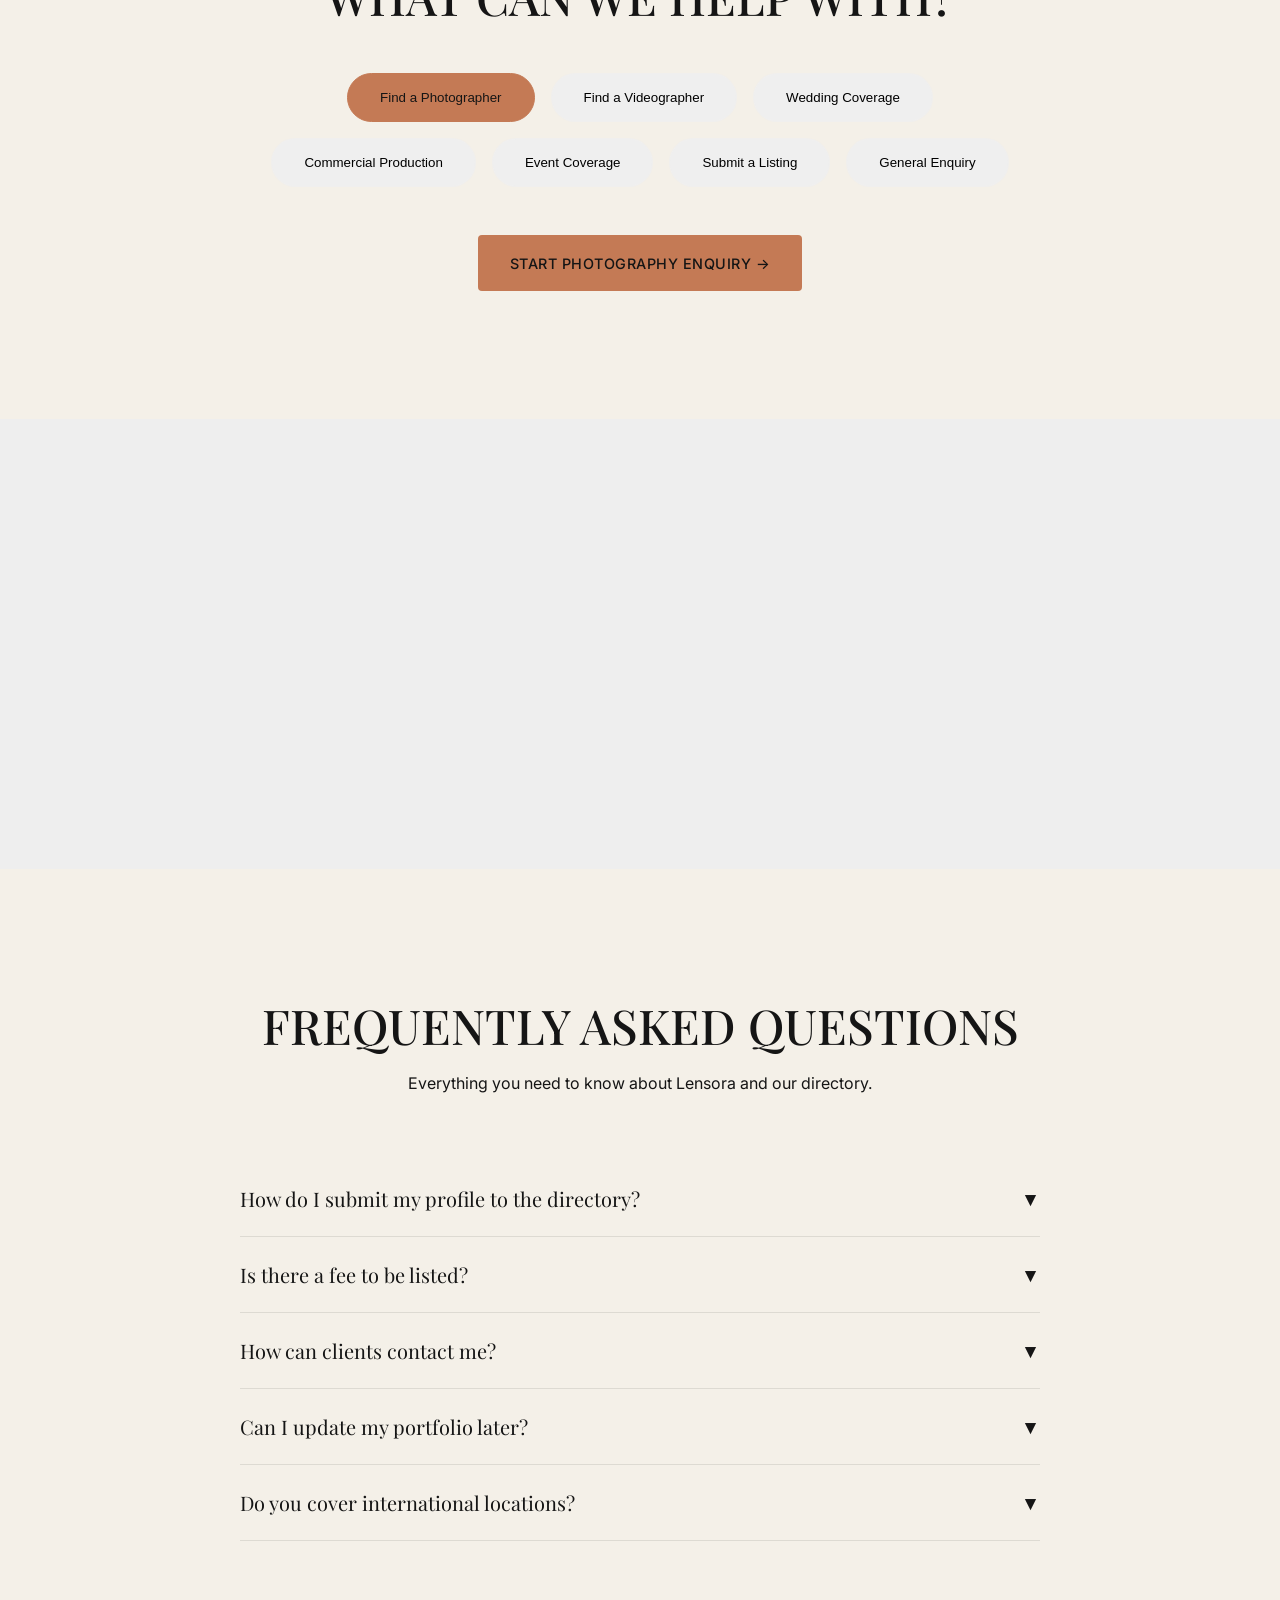
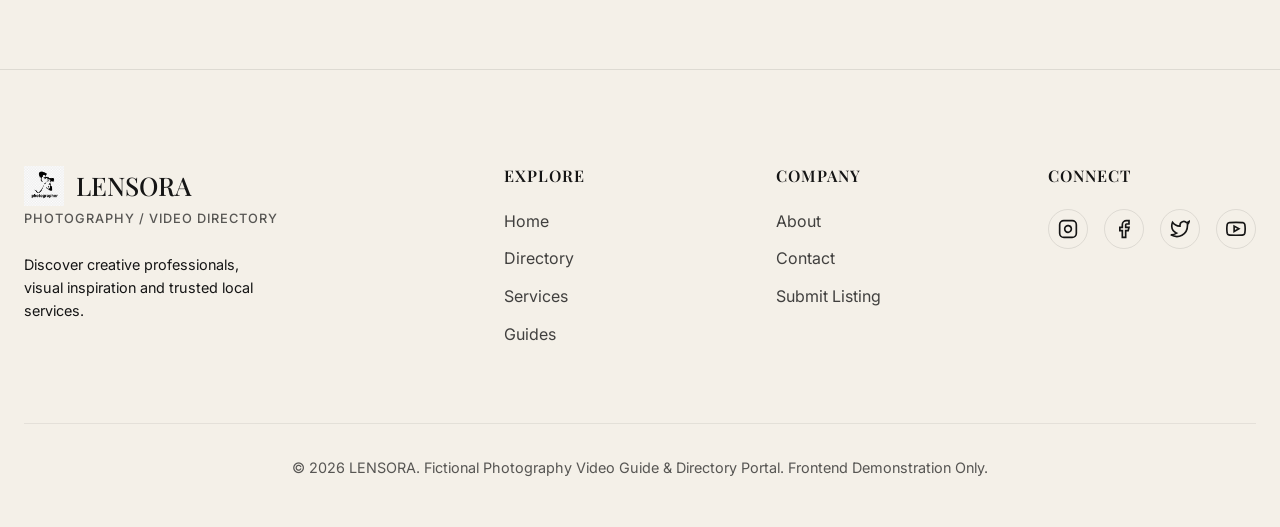
<file: contact.html>
<!DOCTYPE html>
<html lang="en">
<head>
    <meta charset="UTF-8">
    <meta name="viewport" content="width=device-width, initial-scale=1.0">
    <title>Contact Lensora | Photography & Video Directory</title>
    <meta name="description" content="Contact the Lensora directory to submit a listing or find creative professionals.">
    <link rel="icon" type="image/png" href="assets/images/website-logo.png">
    <link rel="stylesheet" href="assets/css/style.css">
</head>
<body>

    <!-- Global Navbar (Dark Variant) -->
    <nav class="navbar">
        <div class="container">
            <a href="index.html" class="nav-brand">
                <img src="assets/images/website-logo.png" alt="Lensora Logo" class="site-logo-img">
                <div class="nav-brand-text">
                    <span class="nav-brand-title">LENSORA</span>
                    <span class="nav-brand-subtitle">Photography / Video Directory</span>
                </div>
            </a>
            
            <div class="nav-links">
                <a href="index.html">Home</a>
                <a href="about.html">About</a>
                <a href="services.html">Services</a>
                <a href="directory.html">Directory</a>
                <a href="contact.html" class="active">Contact</a>
            </div>

            <div class="nav-actions">
                <a href="#" class="btn btn-primary" data-modal="modal-submit-listing">Submit Listing</a>
            </div>

            <button class="hamburger" aria-label="Toggle Menu">
                <span></span><span></span><span></span>
            </button>
        </div>
    </nav>

    <!-- Mobile Menu -->
    <div class="mobile-menu">
        <div class="mobile-nav-links">
            <a href="index.html">Home</a>
            <a href="about.html">About</a>
            <a href="services.html">Services</a>
            <a href="directory.html">Directory</a>
            <a href="contact.html" class="active">Contact</a>
        </div>
        <a href="#" class="btn btn-primary" data-modal="modal-submit-listing">Submit Listing</a>
    </div>

    <!-- Search Overlay -->
    <div class="search-overlay" id="search-overlay">
        <div class="container">
            <button class="search-close" aria-label="Close Search">&times;</button>
            <div class="search-input-wrap">
                <p style="font-family: var(--font-heading); font-size:1.5rem; margin-bottom:1rem; opacity:0.8;">WHAT ARE YOU LOOKING FOR?</p>
                <input type="text" id="global-search" class="search-input" placeholder="Type a keyword, location, or category...">
                <p style="margin-top:2rem; opacity:0.6;">Try: "Wedding in Chennai", "Commercial Photographer", "Videography"</p>
            </div>
        </div>
    </div>

    <!-- 1. HERO SECTION -->
    <section class="section secondary-hero">
        <div class="container text-center" style="max-width: 800px; margin: 0 auto;">
            <h1 style="margin-bottom: 2rem;">LET'S TALK ABOUT YOUR NEXT VISUAL STORY.</h1>
            <p style="font-size: 1.2rem; color: #444; margin-bottom: 3rem;">Looking for a photographer, videographer or creative studio? Start an enquiry and tell us what you need.</p>
            <a href="#" class="btn btn-primary" data-modal="modal-enquiry">START AN ENQUIRY &rarr;</a>
        </div>
    </section>

    <!-- 2. CONTACT INFORMATION -->
    <section class="section section-padding">
        <div class="container">
            <div class="grid-2" style="gap:4rem;">
                <div style="background:var(--primary-color); color:var(--secondary-color); padding:4rem; border-radius:var(--border-radius);">
                    <h2 class="section-title" style="color:var(--secondary-color); margin-bottom:2rem;">LENSORA CREATIVE DIRECTORY</h2>
                    <ul style="list-style:none; padding:0; margin:0; line-height:2.5;">
                        <li style="display:flex; justify-content:space-between; border-bottom:1px solid rgba(244,240,232,0.1); padding-bottom:1rem; margin-bottom:1rem;">
                            <span style="opacity:0.6;">Email</span>
                            <span style="font-weight:500;">hello@lensora.com</span>
                        </li>
                        <li style="display:flex; justify-content:space-between; border-bottom:1px solid rgba(244,240,232,0.1); padding-bottom:1rem; margin-bottom:1rem;">
                            <span style="opacity:0.6;">Phone</span>
                            <span style="font-weight:500;">+91 98765 43210</span>
                        </li>
                        <li style="display:flex; justify-content:space-between; border-bottom:1px solid rgba(244,240,232,0.1); padding-bottom:1rem; margin-bottom:1rem;">
                            <span style="opacity:0.6;">Location</span>
                            <span style="font-weight:500; text-align:right;">Creative Hub, Chennai<br>Tamil Nadu, India</span>
                        </li>
                        <li style="display:flex; justify-content:space-between;">
                            <span style="opacity:0.6;">Hours</span>
                            <span style="font-weight:500; text-align:right;">Monday – Saturday<br>10:00 AM – 7:00 PM</span>
                        </li>
                    </ul>
                </div>
                <div style="border-radius: var(--border-radius); overflow: hidden; height:100%;">
                    <img src="assets/images/image-9.png" alt="Contact Studio" style="width:100%; height:100%; object-fit:cover;">
                </div>
            </div>
        </div>
    </section>

    <!-- 3. WHAT CAN WE HELP WITH? -->
    <section class="section section-padding bg-light">
        <div class="container text-center">
            <h2 class="section-title" style="margin-bottom:3rem;">WHAT CAN WE HELP WITH?</h2>
            <div style="display:flex; flex-wrap:wrap; gap:1rem; justify-content:center; max-width:800px; margin:0 auto 3rem;" id="contact-topics">
                <button class="location-tag active" onclick="updateCTA(this, 'START PHOTOGRAPHY ENQUIRY &rarr;')">Find a Photographer</button>
                <button class="location-tag" onclick="updateCTA(this, 'START VIDEOGRAPHY ENQUIRY &rarr;')">Find a Videographer</button>
                <button class="location-tag" onclick="updateCTA(this, 'START WEDDING ENQUIRY &rarr;')">Wedding Coverage</button>
                <button class="location-tag" onclick="updateCTA(this, 'START COMMERCIAL ENQUIRY &rarr;')">Commercial Production</button>
                <button class="location-tag" onclick="updateCTA(this, 'START EVENT ENQUIRY &rarr;')">Event Coverage</button>
                <button class="location-tag" onclick="updateCTA(this, 'SUBMIT YOUR PROFILE &rarr;')">Submit a Listing</button>
                <button class="location-tag" onclick="updateCTA(this, 'START GENERAL ENQUIRY &rarr;')">General Enquiry</button>
            </div>
            
            <a href="#" id="dynamic-contact-btn" class="btn btn-primary" data-modal="modal-enquiry">START PHOTOGRAPHY ENQUIRY &rarr;</a>
        </div>
    </section>

    <!-- 4. MAP SECTION -->
    <section class="section" style="line-height: 0;">
        <div style="width: 100%; height: 450px; background-color: #eee;">
            <iframe src="https://www.google.com/maps/embed?pb=!1m18!1m12!1m3!1d3886.5956044738415!2d80.2458739152917!3d13.061989690797374!2m3!1f0!2f0!3f0!3m2!1i1024!2i768!4f13.1!3m3!1m2!1s0x3a526615b498d571%3A0xc66c1b3531b67f13!2sChennai%2C%20Tamil%20Nadu!5e0!3m2!1sen!2sin!4v1633512345678!5m2!1sen!2sin" width="100%" height="100%" style="border:0;" allowfullscreen="" loading="lazy"></iframe>
        </div>
    </section>

    <!-- 5. FAQ SECTION -->
    <section class="section section-padding">
        <div class="container">
            <div class="section-header text-center">
                <h2 class="section-title">FREQUENTLY ASKED QUESTIONS</h2>
                <p>Everything you need to know about Lensora and our directory.</p>
            </div>
            
            <style>
                .faq-answer {
                    max-height: 0;
                    overflow: hidden;
                    transition: max-height 0.3s ease-out;
                }
                .faq-item.active .faq-answer {
                    max-height: 500px; /* Arbitrary large height to allow expansion */
                }
                .faq-icon {
                    transition: transform 0.3s;
                    font-size: 1.2rem;
                }
                .faq-item.active .faq-icon {
                    transform: rotate(180deg);
                }
            </style>

            <div class="faq-container" style="max-width: 800px; margin: 0 auto;">
                <!-- FAQ 1 -->
                <div class="faq-item" style="border-bottom: 1px solid var(--border-color); padding: 1.5rem 0;">
                    <button class="faq-question" style="width: 100%; display: flex; justify-content: space-between; align-items: center; background: none; border: none; font-family: var(--font-heading); font-size: 1.25rem; color: var(--primary-color); cursor: pointer; text-align: left; padding: 0;">
                        How do I submit my profile to the directory?
                        <span class="faq-icon">▼</span>
                    </button>
                    <div class="faq-answer">
                        <p style="padding-top: 1rem; color: #555; margin: 0;">You can submit your profile by clicking the "Submit Listing" button in the navigation or on the directory page. Once submitted, our team will review it within 2-3 business days.</p>
                    </div>
                </div>
                <!-- FAQ 2 -->
                <div class="faq-item" style="border-bottom: 1px solid var(--border-color); padding: 1.5rem 0;">
                    <button class="faq-question" style="width: 100%; display: flex; justify-content: space-between; align-items: center; background: none; border: none; font-family: var(--font-heading); font-size: 1.25rem; color: var(--primary-color); cursor: pointer; text-align: left; padding: 0;">
                        Is there a fee to be listed?
                        <span class="faq-icon">▼</span>
                    </button>
                    <div class="faq-answer">
                        <p style="padding-top: 1rem; color: #555; margin: 0;">Basic listings are completely free. We also offer premium placements for creatives who want to increase their visibility across our platform.</p>
                    </div>
                </div>
                <!-- FAQ 3 -->
                <div class="faq-item" style="border-bottom: 1px solid var(--border-color); padding: 1.5rem 0;">
                    <button class="faq-question" style="width: 100%; display: flex; justify-content: space-between; align-items: center; background: none; border: none; font-family: var(--font-heading); font-size: 1.25rem; color: var(--primary-color); cursor: pointer; text-align: left; padding: 0;">
                        How can clients contact me?
                        <span class="faq-icon">▼</span>
                    </button>
                    <div class="faq-answer">
                        <p style="padding-top: 1rem; color: #555; margin: 0;">Clients can contact you directly through the "Enquire" button on your profile card, which will send their message straight to your registered email address.</p>
                    </div>
                </div>
                <!-- FAQ 4 -->
                <div class="faq-item" style="border-bottom: 1px solid var(--border-color); padding: 1.5rem 0;">
                    <button class="faq-question" style="width: 100%; display: flex; justify-content: space-between; align-items: center; background: none; border: none; font-family: var(--font-heading); font-size: 1.25rem; color: var(--primary-color); cursor: pointer; text-align: left; padding: 0;">
                        Can I update my portfolio later?
                        <span class="faq-icon">▼</span>
                    </button>
                    <div class="faq-answer">
                        <p style="padding-top: 1rem; color: #555; margin: 0;">Yes, you can update your portfolio, service descriptions, and rates at any time by logging into your creative dashboard.</p>
                    </div>
                </div>
                <!-- FAQ 5 -->
                <div class="faq-item" style="border-bottom: 1px solid var(--border-color); padding: 1.5rem 0;">
                    <button class="faq-question" style="width: 100%; display: flex; justify-content: space-between; align-items: center; background: none; border: none; font-family: var(--font-heading); font-size: 1.25rem; color: var(--primary-color); cursor: pointer; text-align: left; padding: 0;">
                        Do you cover international locations?
                        <span class="faq-icon">▼</span>
                    </button>
                    <div class="faq-answer">
                        <p style="padding-top: 1rem; color: #555; margin: 0;">While we started focusing on major Indian cities, our directory is rapidly expanding globally. You can list your location no matter where you are based.</p>
                    </div>
                </div>
            </div>
        </div>
    </section>

    <script>
        document.querySelectorAll('.faq-question').forEach(button => {
            button.addEventListener('click', () => {
                const item = button.closest('.faq-item');
                const answer = button.nextElementSibling;
                
                if (item.classList.contains('active')) {
                    item.classList.remove('active');
                    answer.style.maxHeight = null;
                } else {
                    document.querySelectorAll('.faq-item').forEach(i => {
                        i.classList.remove('active');
                        i.querySelector('.faq-answer').style.maxHeight = null;
                    });
                    item.classList.add('active');
                    answer.style.maxHeight = answer.scrollHeight + 'px';
                }
            });
        });
    </script>

    <!-- FOOTER -->
    <footer class="footer">
        <div class="container">
            <div class="footer-grid">
                <div>
                    <a href="index.html" class="footer-brand" style="text-decoration: none; color: inherit; display: block; margin-bottom: 1.5rem;">
                        <div style="display: flex; align-items: center; gap: 0.75rem; margin-bottom: 0.2rem;">
                            <img src="assets/images/website-logo.png" alt="Lensora Logo" class="site-logo-img" style="margin-bottom: 0;">
                            <h2 style="font-family: var(--font-heading); font-size: 1.6rem; margin: 0; line-height: 1;">LENSORA</h2>
                        </div>
                        <p style="font-size: 0.8rem; font-weight: 500; letter-spacing: 1px; text-transform: uppercase; opacity: 0.7; margin: 0;">PHOTOGRAPHY / VIDEO DIRECTORY</p>
                    </a>
                    <p style="font-size:0.9rem; max-width: 250px;">Discover creative professionals, visual inspiration and trusted local services.</p>
                </div>
                
                <div>
                    <h4 class="footer-title">EXPLORE</h4>
                    <ul class="footer-links">
                        <li><a href="index.html">Home</a></li>
                        <li><a href="directory.html">Directory</a></li>
                        <li><a href="services.html">Services</a></li>
                        <li><a href="#">Guides</a></li>
                    </ul>
                </div>

                <div>
                    <h4 class="footer-title">COMPANY</h4>
                    <ul class="footer-links">
                        <li><a href="about.html">About</a></li>
                        <li><a href="contact.html">Contact</a></li>
                        <li><a href="#" data-modal="modal-submit-listing">Submit Listing</a></li>
                    </ul>
                </div>

                <div>
                    <h4 class="footer-title">CONNECT</h4>
                    <div class="social-icons">
                        <a href="#" aria-label="Instagram">
                            <svg viewBox="0 0 24 24" width="20" height="20" stroke="currentColor" stroke-width="2" fill="none"><rect x="2" y="2" width="20" height="20" rx="5" ry="5"></rect><path d="M16 11.37A4 4 0 1 1 12.63 8 4 4 0 0 1 16 11.37z"></path><line x1="17.5" y1="6.5" x2="17.51" y2="6.5"></line></svg>
                        </a>
                        <a href="#" aria-label="Facebook">
                            <svg viewBox="0 0 24 24" width="20" height="20" stroke="currentColor" stroke-width="2" fill="none"><path d="M18 2h-3a5 5 0 0 0-5 5v3H7v4h3v8h4v-8h3l1-4h-4V7a1 1 0 0 1 1-1h3z"></path></svg>
                        </a>
                        <a href="#" aria-label="Twitter">
                            <svg viewBox="0 0 24 24" width="20" height="20" stroke="currentColor" stroke-width="2" fill="none"><path d="M23 3a10.9 10.9 0 0 1-3.14 1.53 4.48 4.48 0 0 0-7.86 3v1A10.66 10.66 0 0 1 3 4s-4 9 5 13a11.64 11.64 0 0 1-7 2c9 5 20 0 20-11.5a4.5 4.5 0 0 0-.08-.83A7.72 7.72 0 0 0 23 3z"></path></svg>
                        </a>
                        <a href="#" aria-label="YouTube">
                            <svg viewBox="0 0 24 24" width="20" height="20" stroke="currentColor" stroke-width="2" fill="none"><path d="M22.54 6.42a2.78 2.78 0 0 0-1.94-2C18.88 4 12 4 12 4s-6.88 0-8.6.46a2.78 2.78 0 0 0-1.94 2A29 29 0 0 0 1 11.75a29 29 0 0 0 .46 5.33 2.78 2.78 0 0 0 1.94 2c1.72.46 8.6.46 8.6.46s6.88 0 8.6-.46a2.78 2.78 0 0 0 1.94-2 29 29 0 0 0 .46-5.33 29 29 0 0 0-.46-5.33z"></path><polygon points="9.75 15.02 15.5 11.75 9.75 8.48 9.75 15.02"></polygon></svg>
                        </a>
                    </div>
                </div>
            </div>
            
            <div class="footer-bottom">
                <p>&copy; 2026 LENSORA. Fictional Photography Video Guide & Directory Portal. Frontend Demonstration Only.</p>
            </div>
        </div>
    </footer>

    <!-- MODALS -->
    
    <!-- Submit Listing Modal -->
    <div class="modal-overlay" id="modal-submit-listing">
        <div class="modal">
            <button class="modal-close" aria-label="Close Modal">&times;</button>
            <div class="section-header text-center" style="margin-bottom:2rem;">
                <h3 style="font-size:2rem; color:var(--primary-color);">ADD YOUR CREATIVE PROFILE</h3>
                <p>Join the Lensora directory.</p>
            </div>
            
            <form>
                <div class="grid-2">
                    <div class="form-group">
                        <label class="form-label">Professional / Studio Name</label>
                        <input type="text" class="form-control" required>
                    </div>
                    <div class="form-group">
                        <label class="form-label">Email</label>
                        <input type="email" class="form-control" required>
                    </div>
                </div>
                
                <div class="grid-2">
                    <div class="form-group">
                        <label class="form-label">Location</label>
                        <input type="text" class="form-control" required>
                    </div>
                    <div class="form-group">
                        <label class="form-label">Photography / Videography</label>
                        <select class="form-control" required>
                            <option value="">Select Primary</option>
                            <option>Photography</option>
                            <option>Videography</option>
                            <option>Both</option>
                        </select>
                    </div>
                </div>
                
                <div class="form-group">
                    <label class="form-label">Category</label>
                    <input type="text" class="form-control" placeholder="e.g. Wedding, Commercial, Portrait" required>
                </div>
                
                <div class="form-group">
                    <label class="form-label">Short Bio</label>
                    <textarea class="form-control" required></textarea>
                </div>

                <div class="text-center" style="margin-top: 2rem;">
                    <button type="submit" class="btn btn-primary" style="width:100%;">SUBMIT LISTING &rarr;</button>
                    <p class="form-demo-note">This is a frontend demonstration. No data is stored on a server.</p>
                </div>
            </form>
        </div>
    </div>

    <!-- Enquiry Modal -->
    <div class="modal-overlay" id="modal-enquiry">
        <div class="modal">
            <button class="modal-close" aria-label="Close Modal">&times;</button>
            <div class="section-header text-center" style="margin-bottom:2rem;">
                <h3 style="font-size:2rem; color:var(--primary-color);">LET'S FIND THE RIGHT CREATIVE FIT.</h3>
                <p>Send a sample enquiry.</p>
            </div>
            
            <form>
                <div class="grid-2">
                    <div class="form-group">
                        <label class="form-label">Full Name</label>
                        <input type="text" class="form-control" required>
                    </div>
                    <div class="form-group">
                        <label class="form-label">Email</label>
                        <input type="email" class="form-control" required>
                    </div>
                </div>

                <div class="grid-2">
                    <div class="form-group">
                        <label class="form-label">Enquiry Type</label>
                        <select class="form-control" required>
                            <option>General Enquiry</option>
                            <option>Photography Request</option>
                            <option>Videography Request</option>
                            <option>Wedding Enquiry</option>
                            <option>Commercial Enquiry</option>
                            <option>Event Enquiry</option>
                            <option>Other</option>
                        </select>
                    </div>
                    <div class="form-group">
                        <label class="form-label">Preferred Date</label>
                        <input type="date" class="form-control">
                    </div>
                </div>
                
                <div class="form-group">
                    <label class="form-label">Message</label>
                    <textarea class="form-control" required></textarea>
                </div>

                <div class="text-center" style="margin-top: 2rem;">
                    <button type="submit" class="btn btn-primary" style="width:100%;">SEND ENQUIRY &rarr;</button>
                    <p class="form-demo-note">This is a frontend demonstration. No data is sent.</p>
                </div>
            </form>
        </div>
    </div>

    <script>
        function updateCTA(btn, text) {
            const btns = document.querySelectorAll('#contact-topics button');
            btns.forEach(b => b.classList.remove('active'));
            btn.classList.add('active');
            
            const mainBtn = document.getElementById('dynamic-contact-btn');
            mainBtn.innerHTML = text;
            
            if (text.includes("SUBMIT YOUR PROFILE")) {
                mainBtn.setAttribute('data-modal', 'modal-submit-listing');
            } else {
                mainBtn.setAttribute('data-modal', 'modal-enquiry');
            }
        }
    </script>
    <!-- Back to Top Button -->
    <button class="back-to-top" id="back-to-top" aria-label="Back to Top">
        <svg viewBox="0 0 24 24" fill="none" stroke="currentColor" stroke-width="2"><path d="M18 15l-6-6-6 6"/></svg>
    </button>

    <script src="assets/js/main.js"></script>
</body>
</html>
</file>
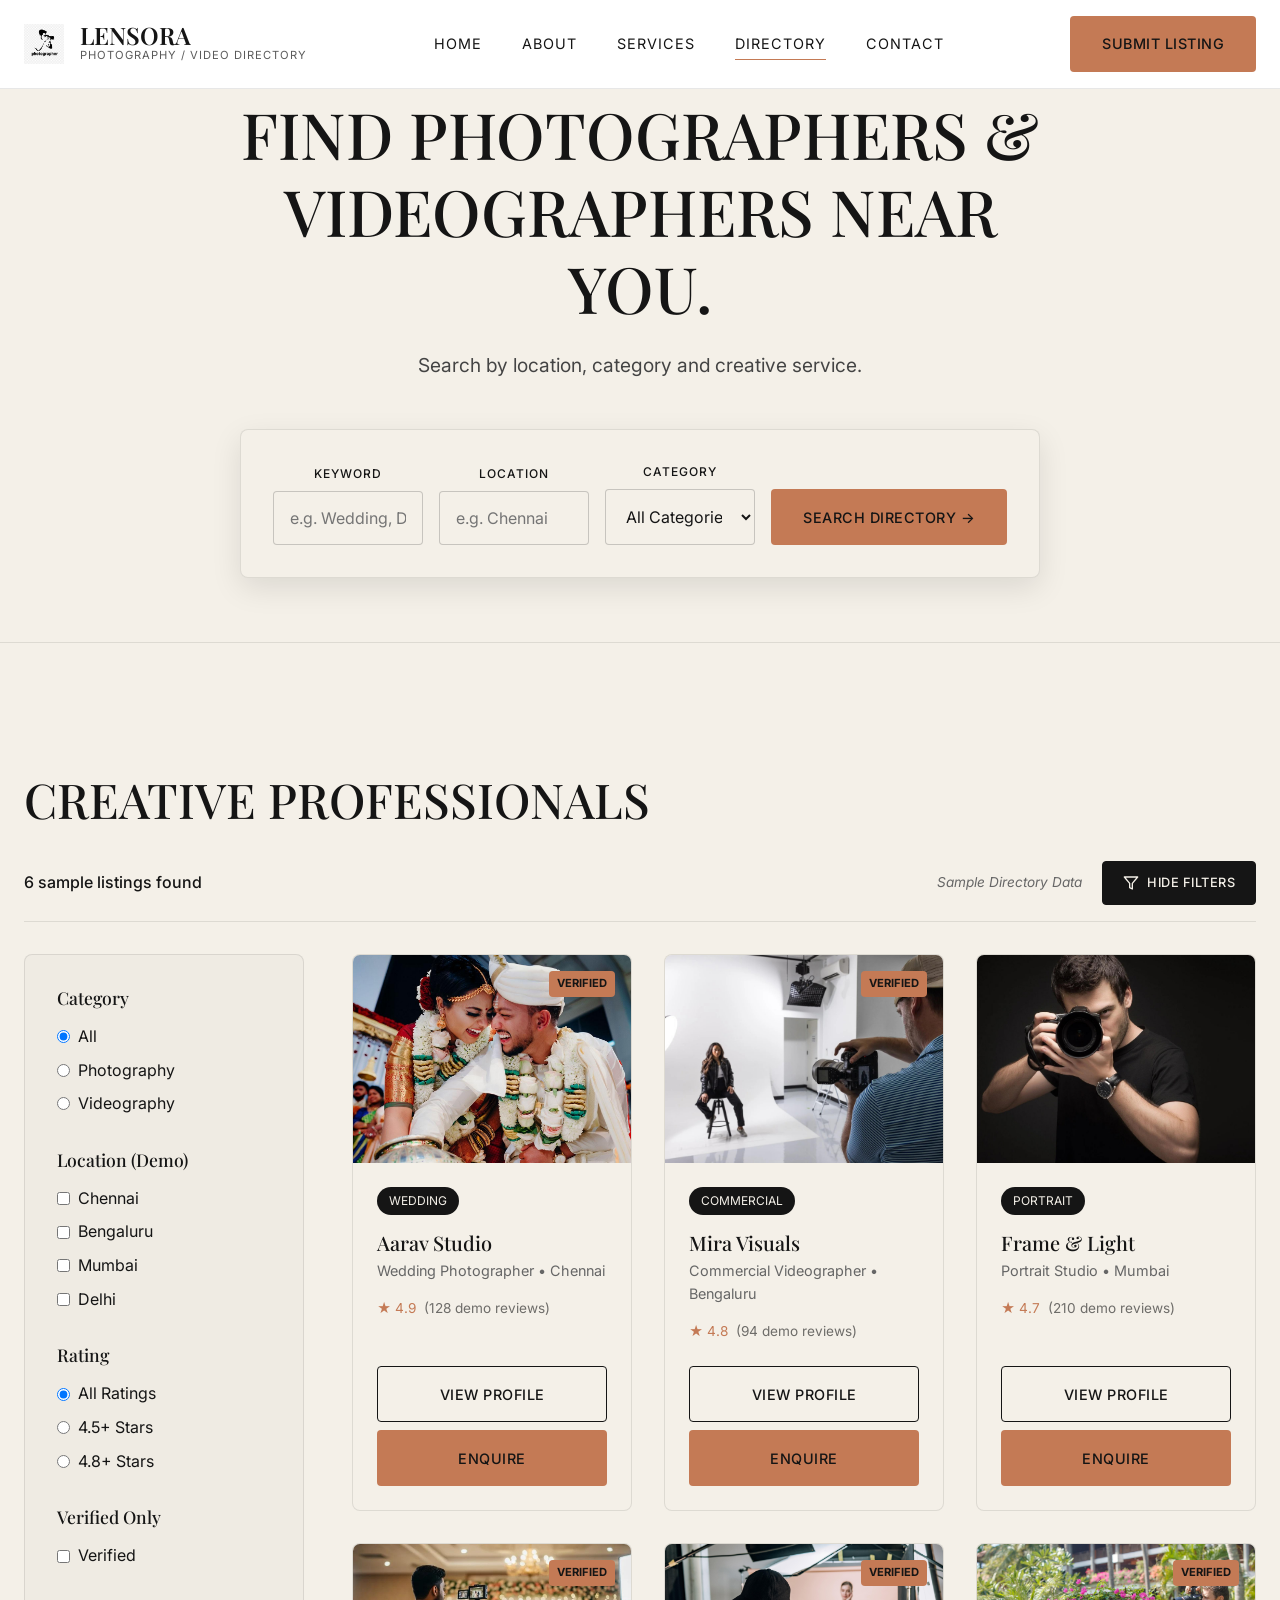
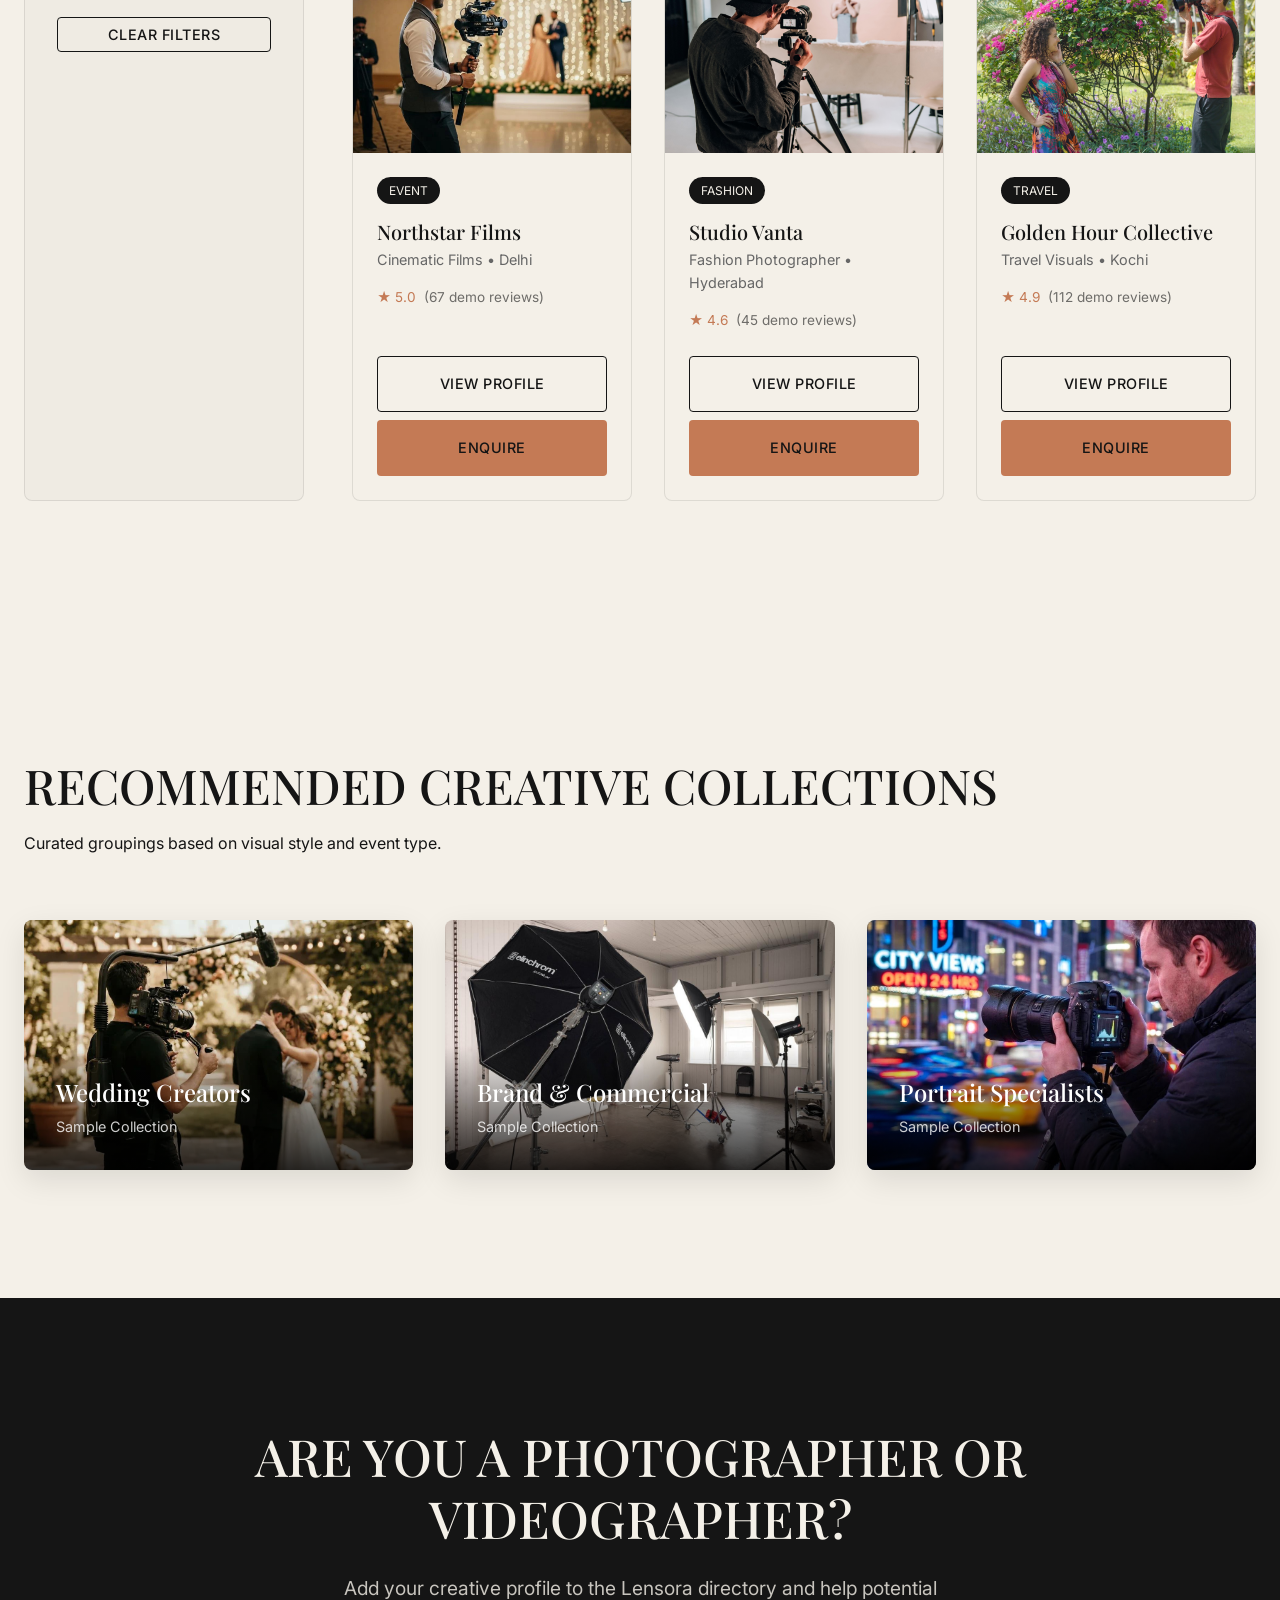
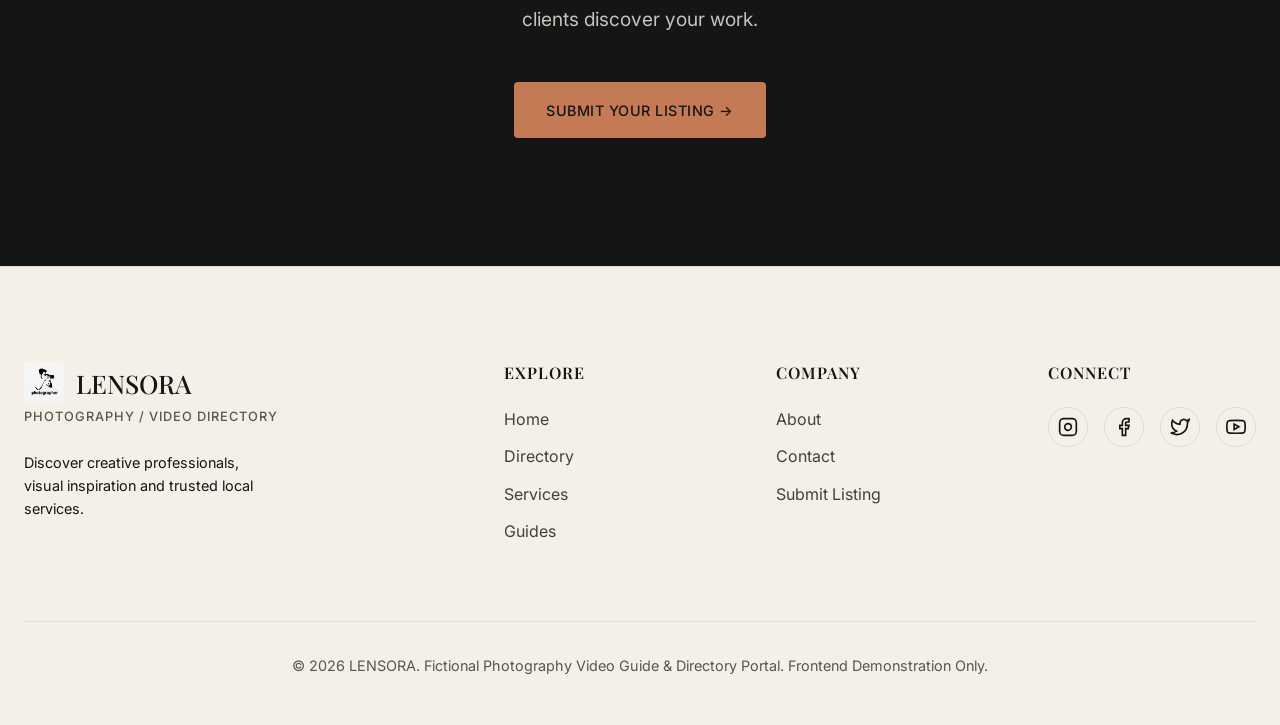
<file: directory.html>
<!DOCTYPE html>
<html lang="en">
<head>
    <meta charset="UTF-8">
    <meta name="viewport" content="width=device-width, initial-scale=1.0">
    <title>Find Photographers & Videographers | Lensora</title>
    <meta name="description" content="Search the Lensora directory for verified photographers, videographers, and creative professionals near you.">
    <link rel="icon" type="image/png" href="assets/images/website-logo.png">
    <link rel="stylesheet" href="assets/css/style.css">
</head>
<body>

    <!-- Global Navbar (Dark Variant) -->
    <nav class="navbar">
        <div class="container">
            <a href="index.html" class="nav-brand">
                <img src="assets/images/website-logo.png" alt="Lensora Logo" class="site-logo-img">
                <div class="nav-brand-text">
                    <span class="nav-brand-title">LENSORA</span>
                    <span class="nav-brand-subtitle">Photography / Video Directory</span>
                </div>
            </a>
            
            <div class="nav-links">
                <a href="index.html">Home</a>
                <a href="about.html">About</a>
                <a href="services.html">Services</a>
                <a href="directory.html" class="active">Directory</a>
                <a href="contact.html">Contact</a>
            </div>

            <div class="nav-actions">
                <a href="#" class="btn btn-primary" data-modal="modal-submit-listing">Submit Listing</a>
            </div>

            <button class="hamburger" aria-label="Toggle Menu">
                <span></span><span></span><span></span>
            </button>
        </div>
    </nav>

    <!-- Mobile Menu -->
    <div class="mobile-menu">
        <div class="mobile-nav-links">
            <a href="index.html">Home</a>
            <a href="about.html">About</a>
            <a href="services.html">Services</a>
            <a href="directory.html" class="active">Directory</a>
            <a href="contact.html">Contact</a>
        </div>
        <a href="#" class="btn btn-primary" data-modal="modal-submit-listing">Submit Listing</a>
    </div>

    <!-- Search Overlay -->
    <div class="search-overlay" id="search-overlay">
        <div class="container">
            <button class="search-close" aria-label="Close Search">&times;</button>
            <div class="search-input-wrap">
                <p style="font-family: var(--font-heading); font-size:1.5rem; margin-bottom:1rem; opacity:0.8;">WHAT ARE YOU LOOKING FOR?</p>
                <input type="text" id="global-search" class="search-input" placeholder="Type a keyword, location, or category...">
                <p style="margin-top:2rem; opacity:0.6;">Try: "Wedding in Chennai", "Commercial Photographer", "Videography"</p>
            </div>
        </div>
    </div>

    <!-- 1. HERO / SEARCH -->
    <section class="section secondary-hero">
        <div class="container">
            <div class="text-center" style="max-width: 800px; margin: 0 auto;">
                <h1 style="margin-bottom: 1.5rem;">FIND PHOTOGRAPHERS & VIDEOGRAPHERS NEAR YOU.</h1>
                <p style="font-size: 1.2rem; color: #444; margin-bottom:3rem;">Search by location, category and creative service.</p>
                
                <div class="hero-search-bar" style="background:var(--secondary-color); border:1px solid var(--border-color); box-shadow:var(--shadow-md);">
                    <form onsubmit="event.preventDefault();" class="search-bar-grid">
                        <div>
                            <label class="form-label" style="font-size:0.75rem;">KEYWORD</label>
                            <input type="text" class="form-control" style="background:var(--secondary-color); color:var(--primary-color); border:1px solid rgba(21,21,21,0.2);" placeholder="e.g. Wedding, Drone">
                        </div>
                        <div>
                            <label class="form-label" style="font-size:0.75rem;">LOCATION</label>
                            <input type="text" class="form-control" style="background:var(--secondary-color); color:var(--primary-color); border:1px solid rgba(21,21,21,0.2);" placeholder="e.g. Chennai">
                        </div>
                        <div>
                            <label class="form-label" style="font-size:0.75rem;">CATEGORY</label>
                            <select class="form-control" style="background:var(--secondary-color); color:var(--primary-color); border:1px solid rgba(21,21,21,0.2);">
                                <option>All Categories</option>
                                <option>Photography</option>
                                <option>Videography</option>
                            </select>
                        </div>
                        <div>
                            <button type="submit" class="btn btn-primary" style="width:100%;">SEARCH DIRECTORY &rarr;</button>
                        </div>
                    </form>
                </div>
            </div>
        </div>
    </section>

    <!-- 2. FILTER + RESULTS -->
    <section class="section section-padding">
        <div class="container">
            <h2 class="section-title" style="margin-bottom: 2rem;">CREATIVE PROFESSIONALS</h2>
            <div class="dir-toolbar" style="display:flex; justify-content:space-between; align-items:center; flex-wrap:wrap; gap:1rem; margin-bottom:2rem; border-bottom:1px solid var(--border-color); padding-bottom:1rem;">
                <p id="result-count" style="font-weight:500; margin-bottom:0;">Loading demo data...</p>
                <div class="dir-toolbar-right">
                    <p class="dir-sample-note" style="font-size:0.85rem; color:#666; font-style:italic; margin-bottom:0;">Sample Directory Data</p>
                    <button type="button" id="filter-toggle-btn" class="filter-toggle-btn" aria-controls="dir-filters-panel" aria-expanded="true">
                        <svg viewBox="0 0 24 24" width="16" height="16" fill="none" stroke="currentColor" stroke-width="2" stroke-linecap="round" stroke-linejoin="round" aria-hidden="true"><polygon points="22 3 2 3 10 12.46 10 19 14 21 14 12.46 22 3"></polygon></svg>
                        <span class="filter-toggle-text">FILTERS</span>
                        <span class="filter-count" id="filter-active-count" hidden>0</span>
                    </button>
                </div>
            </div>

            <div class="dir-layout">
                <!-- Filters -->
                <aside class="dir-filters" id="dir-filters-panel">
                    <div class="filter-panel-head">
                        <h4 class="filter-title" style="margin-bottom:0;">Filters</h4>
                        <button type="button" class="filter-close-btn" id="filter-close-btn" aria-label="Close Filters">&times;</button>
                    </div>
                    <form id="dir-filter-form">
                        <div class="filter-groups">
                        <div class="filter-group">
                            <h4 class="filter-title">Category</h4>
                            <label class="filter-label"><input type="radio" name="cat" value="all" checked> All</label>
                            <label class="filter-label"><input type="radio" name="cat" value="photography"> Photography</label>
                            <label class="filter-label"><input type="radio" name="cat" value="videography"> Videography</label>
                        </div>
                        <div class="filter-group">
                            <h4 class="filter-title">Location (Demo)</h4>
                            <label class="filter-label"><input type="checkbox" name="loc" value="chennai"> Chennai</label>
                            <label class="filter-label"><input type="checkbox" name="loc" value="bengaluru"> Bengaluru</label>
                            <label class="filter-label"><input type="checkbox" name="loc" value="mumbai"> Mumbai</label>
                            <label class="filter-label"><input type="checkbox" name="loc" value="delhi"> Delhi</label>
                        </div>
                        <div class="filter-group">
                            <h4 class="filter-title">Rating</h4>
                            <label class="filter-label"><input type="radio" name="rating" value="all" checked> All Ratings</label>
                            <label class="filter-label"><input type="radio" name="rating" value="4.5"> 4.5+ Stars</label>
                            <label class="filter-label"><input type="radio" name="rating" value="4.8"> 4.8+ Stars</label>
                        </div>
                        <div class="filter-group">
                            <h4 class="filter-title">Verified Only</h4>
                            <label class="filter-label"><input type="checkbox" name="verified"> Verified</label>
                        </div>
                        </div>
                        <button type="reset" id="filter-clear-btn" class="btn btn-dark-outline" style="width:100%; padding:0.5rem; height:auto; margin-top:1rem;">CLEAR FILTERS</button>
                        <button type="button" id="filter-show-results-btn" class="btn btn-primary filter-show-results" style="width:100%; padding:0.75rem; height:auto; margin-top:0.75rem;">SHOW RESULTS</button>
                    </form>
                </aside>

                <!-- Results Grid -->
                <div id="directory-results" class="grid-3" style="gap:2rem;">
                    <!-- JS will populate sample listings here -->
                </div>
            </div>
        </div>
    </section>

    <!-- 3. RECOMMENDED COLLECTIONS -->
    <section class="section section-padding bg-light">
        <div class="container">
            <div class="section-header">
                <h2 class="section-title">RECOMMENDED CREATIVE COLLECTIONS</h2>
                <p>Curated groupings based on visual style and event type.</p>
            </div>
            
            <div class="recommended-grid">
                <div style="position:relative; height:250px; border-radius:var(--border-radius); overflow:hidden; box-shadow:var(--shadow-md);">
                    <img src="assets/images/wedding creations.png" style="width:100%; height:100%; object-fit:cover;">
                    <div style="position:absolute; bottom:0; left:0; width:100%; background:linear-gradient(transparent, rgba(0,0,0,0.8)); padding:2rem; color:white;">
                        <h4 style="font-family:var(--font-heading); font-size:1.5rem; margin-bottom:0.5rem;">Wedding Creators</h4>
                        <p style="font-size:0.9rem; opacity:0.8; margin-bottom:0;">Sample Collection</p>
                    </div>
                </div>
                <div style="position:relative; height:250px; border-radius:var(--border-radius); overflow:hidden; box-shadow:var(--shadow-md);">
                    <img src="assets/images/image-28.png" style="width:100%; height:100%; object-fit:cover;">
                    <div style="position:absolute; bottom:0; left:0; width:100%; background:linear-gradient(transparent, rgba(0,0,0,0.8)); padding:2rem; color:white;">
                        <h4 style="font-family:var(--font-heading); font-size:1.5rem; margin-bottom:0.5rem;">Brand & Commercial</h4>
                        <p style="font-size:0.9rem; opacity:0.8; margin-bottom:0;">Sample Collection</p>
                    </div>
                </div>
                <div style="position:relative; height:250px; border-radius:var(--border-radius); overflow:hidden; box-shadow:var(--shadow-md);">
                    <img src="assets/images/image-20.png" style="width:100%; height:100%; object-fit:cover;">
                    <div style="position:absolute; bottom:0; left:0; width:100%; background:linear-gradient(transparent, rgba(0,0,0,0.8)); padding:2rem; color:white;">
                        <h4 style="font-family:var(--font-heading); font-size:1.5rem; margin-bottom:0.5rem;">Portrait Specialists</h4>
                        <p style="font-size:0.9rem; opacity:0.8; margin-bottom:0;">Sample Collection</p>
                    </div>
                </div>
            </div>
        </div>
    </section>

    <!-- 4. SUBMIT LISTING CTA -->
    <section class="section section-padding dark-section text-center">
        <div class="container">
            <h2 style="font-size: clamp(2rem, 4vw, 3.5rem); margin-bottom:1rem; max-width: 800px; margin: 0 auto 1.5rem;">ARE YOU A PHOTOGRAPHER OR VIDEOGRAPHER?</h2>
            <p style="font-size:1.2rem; margin-bottom:3rem; opacity:0.8; max-width: 600px; margin-left:auto; margin-right:auto;">Add your creative profile to the Lensora directory and help potential clients discover your work.</p>
            <div class="btn-group" style="justify-content: center;">
                <a href="#" class="btn btn-primary" data-modal="modal-submit-listing">SUBMIT YOUR LISTING &rarr;</a>
            </div>
        </div>
    </section>

    <!-- FOOTER -->
    <footer class="footer">
        <div class="container">
            <div class="footer-grid">
                <div>
                    <a href="index.html" class="footer-brand" style="text-decoration: none; color: inherit; display: block; margin-bottom: 1.5rem;">
                        <div style="display: flex; align-items: center; gap: 0.75rem; margin-bottom: 0.2rem;">
                            <img src="assets/images/website-logo.png" alt="Lensora Logo" class="site-logo-img" style="margin-bottom: 0;">
                            <h2 style="font-family: var(--font-heading); font-size: 1.6rem; margin: 0; line-height: 1;">LENSORA</h2>
                        </div>
                        <p style="font-size: 0.8rem; font-weight: 500; letter-spacing: 1px; text-transform: uppercase; opacity: 0.7; margin: 0;">PHOTOGRAPHY / VIDEO DIRECTORY</p>
                    </a>
                    <p style="font-size:0.9rem; max-width: 250px;">Discover creative professionals, visual inspiration and trusted local services.</p>
                </div>
                
                <div>
                    <h4 class="footer-title">EXPLORE</h4>
                    <ul class="footer-links">
                        <li><a href="index.html">Home</a></li>
                        <li><a href="directory.html">Directory</a></li>
                        <li><a href="services.html">Services</a></li>
                        <li><a href="#">Guides</a></li>
                    </ul>
                </div>

                <div>
                    <h4 class="footer-title">COMPANY</h4>
                    <ul class="footer-links">
                        <li><a href="about.html">About</a></li>
                        <li><a href="contact.html">Contact</a></li>
                        <li><a href="#" data-modal="modal-submit-listing">Submit Listing</a></li>
                    </ul>
                </div>

                <div>
                    <h4 class="footer-title">CONNECT</h4>
                    <div class="social-icons">
                        <a href="#" aria-label="Instagram">
                            <svg viewBox="0 0 24 24" width="20" height="20" stroke="currentColor" stroke-width="2" fill="none"><rect x="2" y="2" width="20" height="20" rx="5" ry="5"></rect><path d="M16 11.37A4 4 0 1 1 12.63 8 4 4 0 0 1 16 11.37z"></path><line x1="17.5" y1="6.5" x2="17.51" y2="6.5"></line></svg>
                        </a>
                        <a href="#" aria-label="Facebook">
                            <svg viewBox="0 0 24 24" width="20" height="20" stroke="currentColor" stroke-width="2" fill="none"><path d="M18 2h-3a5 5 0 0 0-5 5v3H7v4h3v8h4v-8h3l1-4h-4V7a1 1 0 0 1 1-1h3z"></path></svg>
                        </a>
                        <a href="#" aria-label="Twitter">
                            <svg viewBox="0 0 24 24" width="20" height="20" stroke="currentColor" stroke-width="2" fill="none"><path d="M23 3a10.9 10.9 0 0 1-3.14 1.53 4.48 4.48 0 0 0-7.86 3v1A10.66 10.66 0 0 1 3 4s-4 9 5 13a11.64 11.64 0 0 1-7 2c9 5 20 0 20-11.5a4.5 4.5 0 0 0-.08-.83A7.72 7.72 0 0 0 23 3z"></path></svg>
                        </a>
                        <a href="#" aria-label="YouTube">
                            <svg viewBox="0 0 24 24" width="20" height="20" stroke="currentColor" stroke-width="2" fill="none"><path d="M22.54 6.42a2.78 2.78 0 0 0-1.94-2C18.88 4 12 4 12 4s-6.88 0-8.6.46a2.78 2.78 0 0 0-1.94 2A29 29 0 0 0 1 11.75a29 29 0 0 0 .46 5.33 2.78 2.78 0 0 0 1.94 2c1.72.46 8.6.46 8.6.46s6.88 0 8.6-.46a2.78 2.78 0 0 0 1.94-2 29 29 0 0 0 .46-5.33 29 29 0 0 0-.46-5.33z"></path><polygon points="9.75 15.02 15.5 11.75 9.75 8.48 9.75 15.02"></polygon></svg>
                        </a>
                    </div>
                </div>
            </div>
            
            <div class="footer-bottom">
                <p>&copy; 2026 LENSORA. Fictional Photography Video Guide & Directory Portal. Frontend Demonstration Only.</p>
            </div>
        </div>
    </footer>

    <!-- MODALS -->
    
    <!-- Submit Listing Modal -->
    <div class="modal-overlay" id="modal-submit-listing">
        <div class="modal">
            <button class="modal-close" aria-label="Close Modal">&times;</button>
            <div class="section-header text-center" style="margin-bottom:2rem;">
                <h3 style="font-size:2rem; color:var(--primary-color);">ADD YOUR CREATIVE PROFILE</h3>
                <p>Join the Lensora directory.</p>
            </div>
            
            <form>
                <div class="grid-2">
                    <div class="form-group">
                        <label class="form-label">Professional / Studio Name</label>
                        <input type="text" class="form-control" required>
                    </div>
                    <div class="form-group">
                        <label class="form-label">Email</label>
                        <input type="email" class="form-control" required>
                    </div>
                </div>
                
                <div class="grid-2">
                    <div class="form-group">
                        <label class="form-label">Location</label>
                        <input type="text" class="form-control" required>
                    </div>
                    <div class="form-group">
                        <label class="form-label">Photography / Videography</label>
                        <select class="form-control" required>
                            <option value="">Select Primary</option>
                            <option>Photography</option>
                            <option>Videography</option>
                            <option>Both</option>
                        </select>
                    </div>
                </div>
                
                <div class="form-group">
                    <label class="form-label">Category</label>
                    <input type="text" class="form-control" placeholder="e.g. Wedding, Commercial, Portrait" required>
                </div>
                
                <div class="form-group">
                    <label class="form-label">Short Bio</label>
                    <textarea class="form-control" required></textarea>
                </div>

                <div class="text-center" style="margin-top: 2rem;">
                    <button type="submit" class="btn btn-primary" style="width:100%;">SUBMIT LISTING &rarr;</button>
                    <p class="form-demo-note">This is a frontend demonstration. No data is stored on a server.</p>
                </div>
            </form>
        </div>
    </div>

    <!-- Enquiry Modal -->
    <div class="modal-overlay" id="modal-enquiry">
        <div class="modal">
            <button class="modal-close" aria-label="Close Modal">&times;</button>
            <div class="section-header text-center" style="margin-bottom:2rem;">
                <h3 style="font-size:2rem; color:var(--primary-color);">LET'S FIND THE RIGHT CREATIVE FIT.</h3>
                <p>Send a sample enquiry.</p>
            </div>
            
            <form>
                <div class="grid-2">
                    <div class="form-group">
                        <label class="form-label">Full Name</label>
                        <input type="text" class="form-control" required>
                    </div>
                    <div class="form-group">
                        <label class="form-label">Email</label>
                        <input type="email" class="form-control" required>
                    </div>
                </div>

                <div class="grid-2">
                    <div class="form-group">
                        <label class="form-label">Enquiry Type</label>
                        <select class="form-control" required>
                            <option>General Enquiry</option>
                            <option>Photography Request</option>
                            <option>Videography Request</option>
                            <option>Wedding Enquiry</option>
                            <option>Commercial Enquiry</option>
                            <option>Event Enquiry</option>
                            <option>Other</option>
                        </select>
                    </div>
                    <div class="form-group">
                        <label class="form-label">Preferred Date</label>
                        <input type="date" class="form-control">
                    </div>
                </div>
                
                <div class="form-group">
                    <label class="form-label">Message</label>
                    <textarea class="form-control" required></textarea>
                </div>

                <div class="text-center" style="margin-top: 2rem;">
                    <button type="submit" class="btn btn-primary" style="width:100%;">SEND ENQUIRY &rarr;</button>
                    <p class="form-demo-note">This is a frontend demonstration. No data is sent.</p>
                </div>
            </form>
        </div>
    </div>

    <!-- View Profile Modal -->
    <div class="modal-overlay" id="modal-profile">
        <div class="modal">
            <button class="modal-close" aria-label="Close Modal">&times;</button>
            <div style="display:flex; flex-direction:column; gap:2rem;">
                <img src="assets/images/image-10.png" alt="Profile Background" style="width:100%; height:300px; object-fit:cover; border-radius:var(--border-radius);">
                
                <div>
                    <span class="badge accent">Wedding Photographer</span>
                    <h2 style="font-size: 2.5rem; margin: 0.5rem 0;">Professional Profile (Demo)</h2>
                    <p style="color:#666; font-size:1.1rem; margin-bottom:1rem;">Sample Location</p>
                    <div style="display:flex; align-items:center; gap: 0.5rem; margin-bottom:2rem;">
                        <span class="accent" style="font-weight:bold; font-size:1.1rem;">★ 4.9</span>
                        <span style="opacity:0.6;">(Sample reviews)</span>
                        <span style="background:var(--primary-color); color:var(--secondary-color); padding:0.25rem 0.5rem; font-size:0.75rem; border-radius:4px; margin-left:1rem;">VERIFIED</span>
                    </div>
                    
                    <h4 style="font-family:var(--font-heading); margin-bottom:0.5rem;">About</h4>
                    <p style="margin-bottom:2rem; color:#444;">This is a sample profile description for the directory demo. The data shown is not real and serves only as a visual representation.</p>

                    <h4 style="font-family:var(--font-heading); margin-bottom:0.5rem;">Services</h4>
                    <div class="tags" style="margin-bottom:2rem;">
                        <span class="tag">Photography</span>
                        <span class="tag">Videography</span>
                        <span class="tag">Editing</span>
                    </div>
                    
                    <div class="text-center" style="margin-top: 2rem;">
                        <button class="btn btn-primary" onclick="document.getElementById('modal-profile').classList.remove('active'); document.getElementById('modal-enquiry').classList.add('active');" style="width:100%;">ENQUIRE ABOUT THIS PROFESSIONAL</button>
                    </div>
                </div>
            </div>
        </div>
    </div>
    
    <!-- Back to Top Button -->
    <button class="back-to-top" id="back-to-top" aria-label="Back to Top">
        <svg viewBox="0 0 24 24" fill="none" stroke="currentColor" stroke-width="2"><path d="M18 15l-6-6-6 6"/></svg>
    </button>

    <script src="assets/js/main.js"></script>
</body>
</html>
</file>
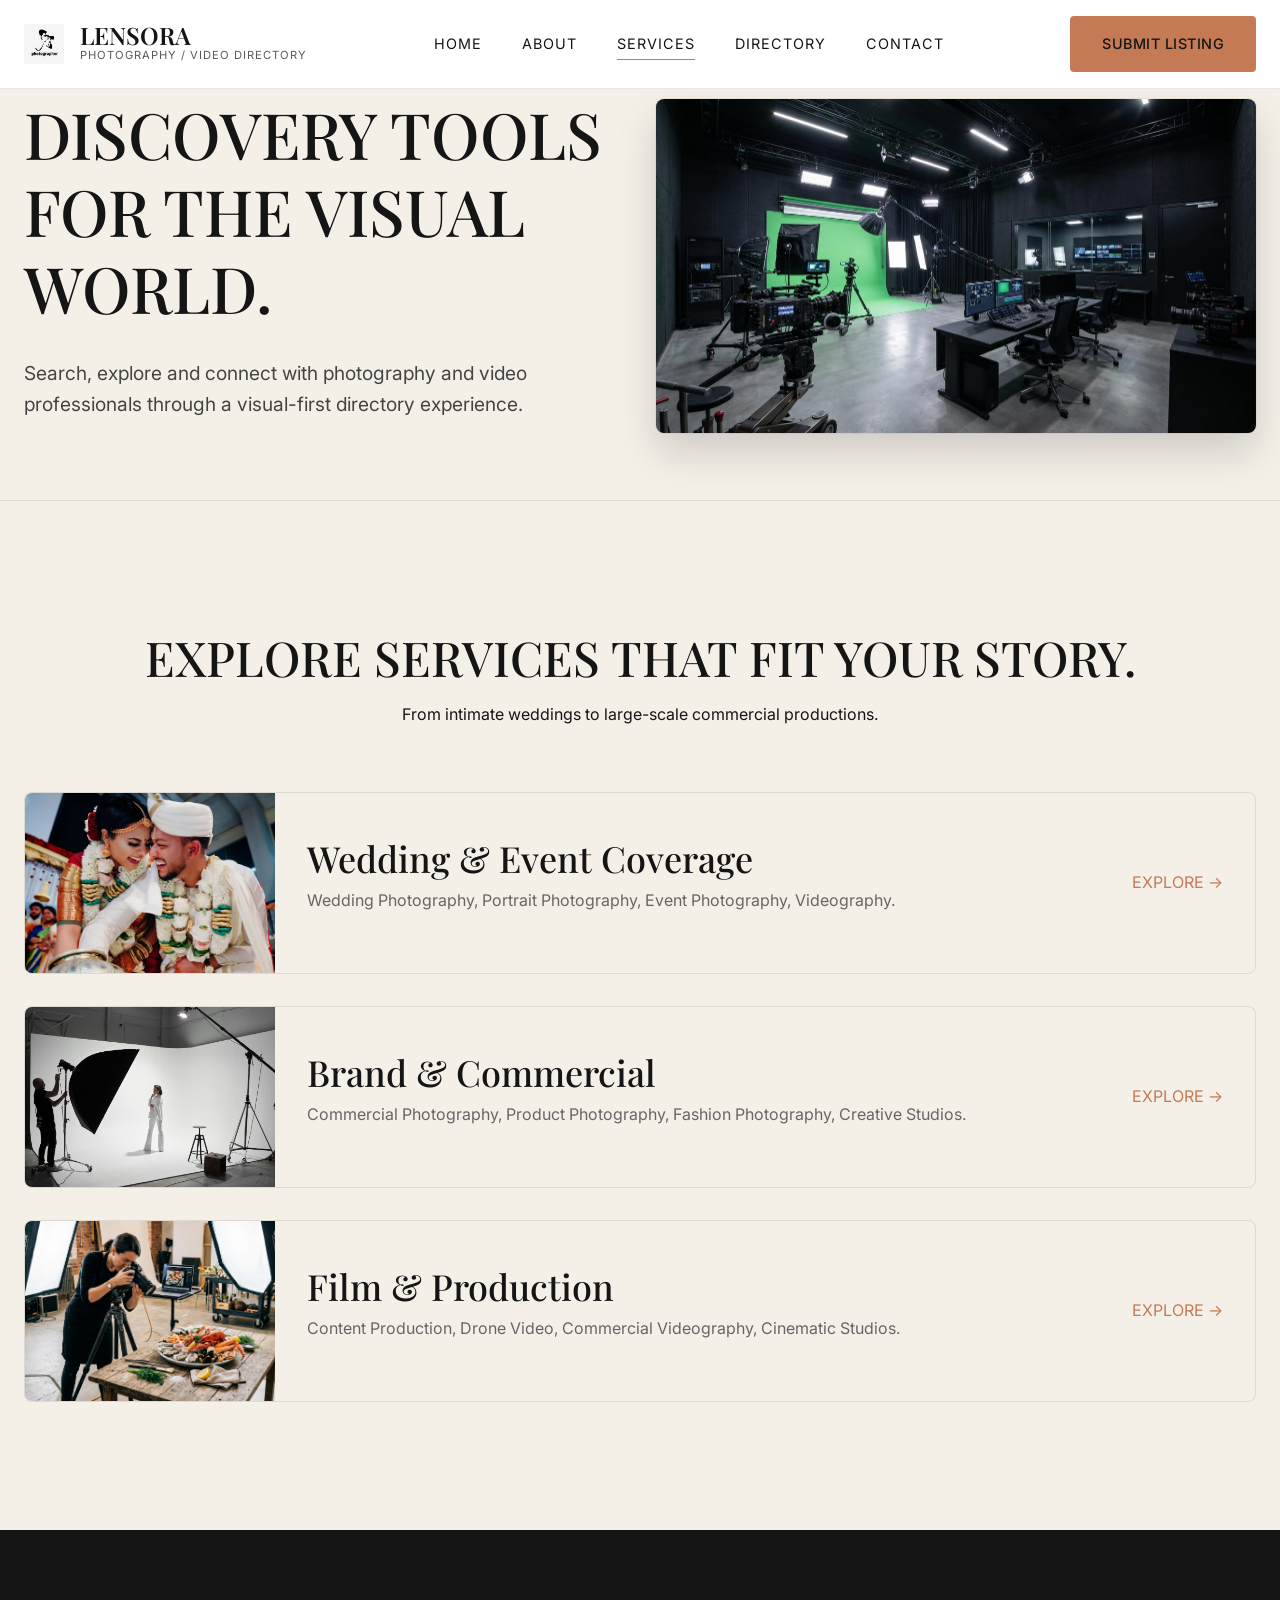
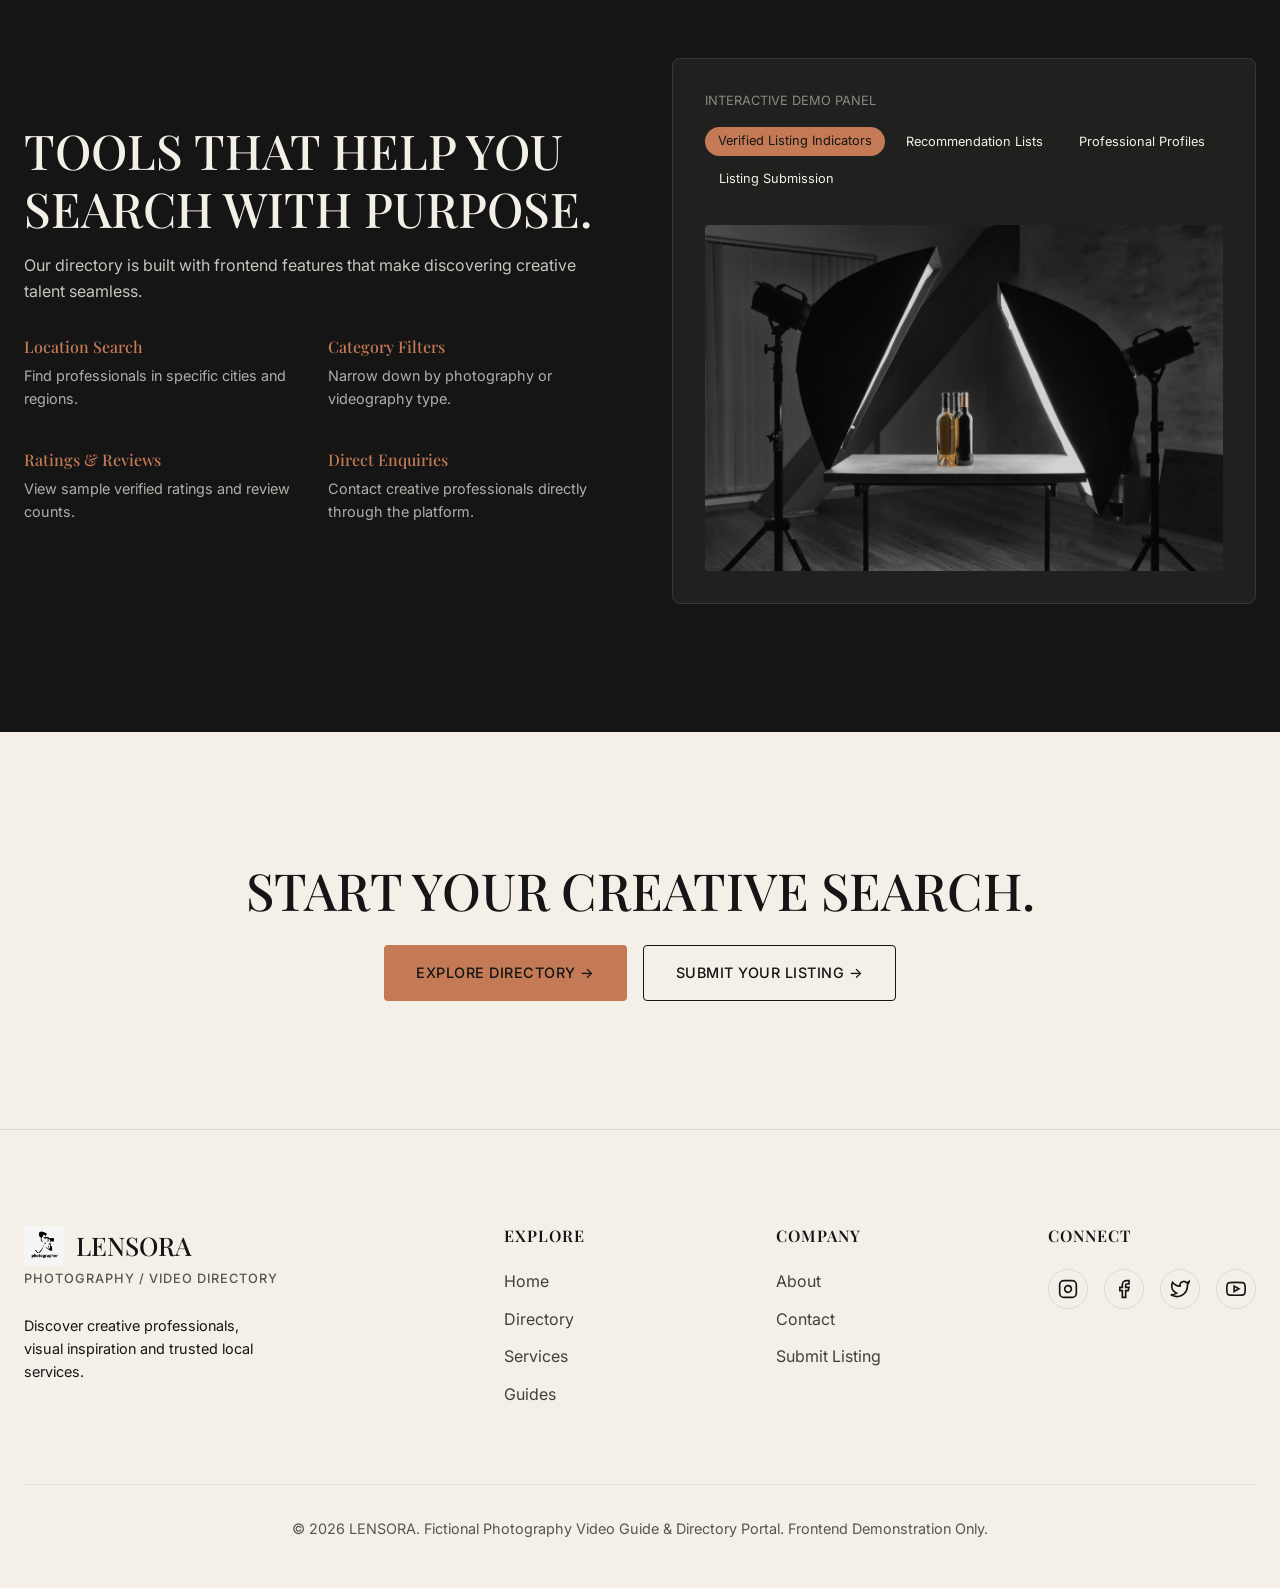
<file: services.html>
<!DOCTYPE html>
<html lang="en">
<head>
    <meta charset="UTF-8">
    <meta name="viewport" content="width=device-width, initial-scale=1.0">
    <title>Photography & Videography Services | Lensora</title>
    <meta name="description" content="Explore photography, videography, and creative studio services on Lensora.">
    <link rel="icon" type="image/png" href="assets/images/website-logo.png">
    <link rel="stylesheet" href="assets/css/style.css">
</head>
<body>

    <!-- Global Navbar (Dark Variant) -->
    <nav class="navbar">
        <div class="container">
            <a href="index.html" class="nav-brand">
                <img src="assets/images/website-logo.png" alt="Lensora Logo" class="site-logo-img">
                <div class="nav-brand-text">
                    <span class="nav-brand-title">LENSORA</span>
                    <span class="nav-brand-subtitle">Photography / Video Directory</span>
                </div>
            </a>
            
            <div class="nav-links">
                <a href="index.html">Home</a>
                <a href="about.html">About</a>
                <a href="services.html" class="active">Services</a>
                <a href="directory.html">Directory</a>
                <a href="contact.html">Contact</a>
            </div>

            <div class="nav-actions">
                <a href="#" class="btn btn-primary" data-modal="modal-submit-listing">Submit Listing</a>
            </div>

            <button class="hamburger" aria-label="Toggle Menu">
                <span></span><span></span><span></span>
            </button>
        </div>
    </nav>

    <!-- Mobile Menu -->
    <div class="mobile-menu">
        <div class="mobile-nav-links">
            <a href="index.html">Home</a>
            <a href="about.html">About</a>
            <a href="services.html" class="active">Services</a>
            <a href="directory.html">Directory</a>
            <a href="contact.html">Contact</a>
        </div>
        <a href="#" class="btn btn-primary" data-modal="modal-submit-listing">Submit Listing</a>
    </div>

    <!-- Search Overlay -->
    <div class="search-overlay" id="search-overlay">
        <div class="container">
            <button class="search-close" aria-label="Close Search">&times;</button>
            <div class="search-input-wrap">
                <p style="font-family: var(--font-heading); font-size:1.5rem; margin-bottom:1rem; opacity:0.8;">WHAT ARE YOU LOOKING FOR?</p>
                <input type="text" id="global-search" class="search-input" placeholder="Type a keyword, location, or category...">
                <p style="margin-top:2rem; opacity:0.6;">Try: "Wedding in Chennai", "Commercial Photographer", "Videography"</p>
            </div>
        </div>
    </div>

    <!-- 1. HERO SECTION -->
    <section class="section secondary-hero">
        <div class="container">
            <div class="grid-2" style="align-items: center;">
                <div>
                    <h1 style="margin-bottom: 2rem;">DISCOVERY TOOLS FOR THE VISUAL WORLD.</h1>
                    <p style="font-size: 1.2rem; color: #444;">Search, explore and connect with photography and video professionals through a visual-first directory experience.</p>
                </div>
                <div style="border-radius: var(--border-radius); overflow: hidden; box-shadow: var(--shadow-3d); position:relative;">
                    <img src="assets/images/image-13.png" alt="Visual Discovery Tools" style="width:100%; height:100%; object-fit:cover;">
                </div>
            </div>
        </div>
    </section>

    <!-- 2. DIRECTORY SERVICES -->
    <section class="section section-padding">
        <div class="container">
            <div class="section-header text-center">
                <h2 class="section-title">EXPLORE SERVICES THAT FIT YOUR STORY.</h2>
                <p>From intimate weddings to large-scale commercial productions.</p>
            </div>

            <!-- Horizontal service rows (alternate layout from standard cards) -->
            <div class="service-list-container">
                <a href="directory.html" class="service-list-card" onmouseover="this.style.transform='translateY(-3px)'; this.style.boxShadow='var(--shadow-md)'" onmouseout="this.style.transform='none'; this.style.boxShadow='none'">
                    <img src="assets/images/wedding-image.png" class="service-list-img">
                    <div class="service-list-content">
                        <h3 style="margin-bottom:0.5rem;">Wedding & Event Coverage</h3>
                        <p style="color:#666;">Wedding Photography, Portrait Photography, Event Photography, Videography.</p>
                    </div>
                    <div class="service-list-action">EXPLORE &rarr;</div>
                </a>

                <a href="directory.html" class="service-list-card" onmouseover="this.style.transform='translateY(-3px)'; this.style.boxShadow='var(--shadow-md)'" onmouseout="this.style.transform='none'; this.style.boxShadow='none'">
                    <img src="assets/images/image-15.png" class="service-list-img">
                    <div class="service-list-content">
                        <h3 style="margin-bottom:0.5rem;">Brand & Commercial</h3>
                        <p style="color:#666;">Commercial Photography, Product Photography, Fashion Photography, Creative Studios.</p>
                    </div>
                    <div class="service-list-action">EXPLORE &rarr;</div>
                </a>

                <a href="directory.html" class="service-list-card" onmouseover="this.style.transform='translateY(-3px)'; this.style.boxShadow='var(--shadow-md)'" onmouseout="this.style.transform='none'; this.style.boxShadow='none'">
                    <img src="assets/images/image-16.png" class="service-list-img">
                    <div class="service-list-content">
                        <h3 style="margin-bottom:0.5rem;">Film & Production</h3>
                        <p style="color:#666;">Content Production, Drone Video, Commercial Videography, Cinematic Studios.</p>
                    </div>
                    <div class="service-list-action">EXPLORE &rarr;</div>
                </a>
            </div>
        </div>
    </section>

    <!-- 3. DISCOVERY FEATURES -->
    <section class="section section-padding dark-section">
        <div class="container">
            <div class="grid-2" style="align-items: center; gap:4rem;">
                <div>
                    <h2 class="section-title">TOOLS THAT HELP YOU SEARCH WITH PURPOSE.</h2>
                    <p style="margin-bottom:2rem; opacity:0.8;">Our directory is built with frontend features that make discovering creative talent seamless.</p>
                    
                    <div style="display:grid; grid-template-columns:1fr 1fr; gap:1.5rem;">
                        <div>
                            <h4 style="color:var(--accent-color); margin-bottom:0.5rem;">Location Search</h4>
                            <p style="font-size:0.9rem; opacity:0.7;">Find professionals in specific cities and regions.</p>
                        </div>
                        <div>
                            <h4 style="color:var(--accent-color); margin-bottom:0.5rem;">Category Filters</h4>
                            <p style="font-size:0.9rem; opacity:0.7;">Narrow down by photography or videography type.</p>
                        </div>
                        <div>
                            <h4 style="color:var(--accent-color); margin-bottom:0.5rem;">Ratings & Reviews</h4>
                            <p style="font-size:0.9rem; opacity:0.7;">View sample verified ratings and review counts.</p>
                        </div>
                        <div>
                            <h4 style="color:var(--accent-color); margin-bottom:0.5rem;">Direct Enquiries</h4>
                            <p style="font-size:0.9rem; opacity:0.7;">Contact creative professionals directly through the platform.</p>
                        </div>
                    </div>
                </div>
                
                <div style="background:rgba(244,240,232,0.05); border:1px solid rgba(244,240,232,0.1); border-radius:var(--border-radius); padding:2rem; position:relative;">
                    <div style="margin-bottom:1rem; opacity:0.5; font-size:0.8rem; text-transform:uppercase;">Interactive Demo Panel</div>
                    <div style="display:flex; flex-wrap:wrap; gap:0.5rem; margin-bottom:2rem;">
                        <span class="tag" style="background:var(--accent-color); color:var(--primary-color); border:none;">Verified Listing Indicators</span>
                        <span class="tag">Recommendation Lists</span>
                        <span class="tag">Professional Profiles</span>
                        <span class="tag">Listing Submission</span>
                    </div>
                    <img src="assets/images/image-17.png" alt="Platform Dashboard visual" style="width:100%; border-radius:4px; opacity:0.8;">
                </div>
            </div>
        </div>
    </section>

    <!-- 4. CTA -->
    <section class="section section-padding bg-light text-center">
        <div class="container">
            <h2 style="font-size: clamp(2rem, 4vw, 3.5rem); margin-bottom:1.5rem;">START YOUR CREATIVE SEARCH.</h2>
            <div class="btn-group" style="justify-content: center;">
                <a href="directory.html" class="btn btn-primary">EXPLORE DIRECTORY &rarr;</a>
                <a href="#" class="btn btn-dark-outline" data-modal="modal-submit-listing">SUBMIT YOUR LISTING &rarr;</a>
            </div>
        </div>
    </section>

    <!-- FOOTER -->
    <footer class="footer">
        <div class="container">
            <div class="footer-grid">
                <div>
                    <a href="index.html" class="footer-brand" style="text-decoration: none; color: inherit; display: block; margin-bottom: 1.5rem;">
                        <div style="display: flex; align-items: center; gap: 0.75rem; margin-bottom: 0.2rem;">
                            <img src="assets/images/website-logo.png" alt="Lensora Logo" class="site-logo-img" style="margin-bottom: 0;">
                            <h2 style="font-family: var(--font-heading); font-size: 1.6rem; margin: 0; line-height: 1;">LENSORA</h2>
                        </div>
                        <p style="font-size: 0.8rem; font-weight: 500; letter-spacing: 1px; text-transform: uppercase; opacity: 0.7; margin: 0;">PHOTOGRAPHY / VIDEO DIRECTORY</p>
                    </a>
                    <p style="font-size:0.9rem; max-width: 250px;">Discover creative professionals, visual inspiration and trusted local services.</p>
                </div>
                
                <div>
                    <h4 class="footer-title">EXPLORE</h4>
                    <ul class="footer-links">
                        <li><a href="index.html">Home</a></li>
                        <li><a href="directory.html">Directory</a></li>
                        <li><a href="services.html">Services</a></li>
                        <li><a href="#">Guides</a></li>
                    </ul>
                </div>

                <div>
                    <h4 class="footer-title">COMPANY</h4>
                    <ul class="footer-links">
                        <li><a href="about.html">About</a></li>
                        <li><a href="contact.html">Contact</a></li>
                        <li><a href="#" data-modal="modal-submit-listing">Submit Listing</a></li>
                    </ul>
                </div>

                <div>
                    <h4 class="footer-title">CONNECT</h4>
                    <div class="social-icons">
                        <a href="#" aria-label="Instagram">
                            <svg viewBox="0 0 24 24" width="20" height="20" stroke="currentColor" stroke-width="2" fill="none"><rect x="2" y="2" width="20" height="20" rx="5" ry="5"></rect><path d="M16 11.37A4 4 0 1 1 12.63 8 4 4 0 0 1 16 11.37z"></path><line x1="17.5" y1="6.5" x2="17.51" y2="6.5"></line></svg>
                        </a>
                        <a href="#" aria-label="Facebook">
                            <svg viewBox="0 0 24 24" width="20" height="20" stroke="currentColor" stroke-width="2" fill="none"><path d="M18 2h-3a5 5 0 0 0-5 5v3H7v4h3v8h4v-8h3l1-4h-4V7a1 1 0 0 1 1-1h3z"></path></svg>
                        </a>
                        <a href="#" aria-label="Twitter">
                            <svg viewBox="0 0 24 24" width="20" height="20" stroke="currentColor" stroke-width="2" fill="none"><path d="M23 3a10.9 10.9 0 0 1-3.14 1.53 4.48 4.48 0 0 0-7.86 3v1A10.66 10.66 0 0 1 3 4s-4 9 5 13a11.64 11.64 0 0 1-7 2c9 5 20 0 20-11.5a4.5 4.5 0 0 0-.08-.83A7.72 7.72 0 0 0 23 3z"></path></svg>
                        </a>
                        <a href="#" aria-label="YouTube">
                            <svg viewBox="0 0 24 24" width="20" height="20" stroke="currentColor" stroke-width="2" fill="none"><path d="M22.54 6.42a2.78 2.78 0 0 0-1.94-2C18.88 4 12 4 12 4s-6.88 0-8.6.46a2.78 2.78 0 0 0-1.94 2A29 29 0 0 0 1 11.75a29 29 0 0 0 .46 5.33 2.78 2.78 0 0 0 1.94 2c1.72.46 8.6.46 8.6.46s6.88 0 8.6-.46a2.78 2.78 0 0 0 1.94-2 29 29 0 0 0 .46-5.33 29 29 0 0 0-.46-5.33z"></path><polygon points="9.75 15.02 15.5 11.75 9.75 8.48 9.75 15.02"></polygon></svg>
                        </a>
                    </div>
                </div>
            </div>
            
            <div class="footer-bottom">
                <p>&copy; 2026 LENSORA. Fictional Photography Video Guide & Directory Portal. Frontend Demonstration Only.</p>
            </div>
        </div>
    </footer>

    <!-- MODALS -->
    <!-- Submit Listing Modal -->
    <div class="modal-overlay" id="modal-submit-listing">
        <div class="modal">
            <button class="modal-close" aria-label="Close Modal">&times;</button>
            <div class="section-header text-center" style="margin-bottom:2rem;">
                <h3 style="font-size:2rem; color:var(--primary-color);">ADD YOUR CREATIVE PROFILE</h3>
                <p>Join the Lensora directory.</p>
            </div>
            
            <form>
                <div class="grid-2">
                    <div class="form-group">
                        <label class="form-label">Professional / Studio Name</label>
                        <input type="text" class="form-control" required>
                    </div>
                    <div class="form-group">
                        <label class="form-label">Email</label>
                        <input type="email" class="form-control" required>
                    </div>
                </div>
                
                <div class="grid-2">
                    <div class="form-group">
                        <label class="form-label">Location</label>
                        <input type="text" class="form-control" required>
                    </div>
                    <div class="form-group">
                        <label class="form-label">Photography / Videography</label>
                        <select class="form-control" required>
                            <option value="">Select Primary</option>
                            <option>Photography</option>
                            <option>Videography</option>
                            <option>Both</option>
                        </select>
                    </div>
                </div>
                
                <div class="form-group">
                    <label class="form-label">Category</label>
                    <input type="text" class="form-control" placeholder="e.g. Wedding, Commercial, Portrait" required>
                </div>
                
                <div class="form-group">
                    <label class="form-label">Short Bio</label>
                    <textarea class="form-control" required></textarea>
                </div>

                <div class="text-center" style="margin-top: 2rem;">
                    <button type="submit" class="btn btn-primary" style="width:100%;">SUBMIT LISTING &rarr;</button>
                    <p class="form-demo-note">This is a frontend demonstration. No data is stored on a server.</p>
                </div>
            </form>
        </div>
    </div>
    <!-- Back to Top Button -->
    <button class="back-to-top" id="back-to-top" aria-label="Back to Top">
        <svg viewBox="0 0 24 24" fill="none" stroke="currentColor" stroke-width="2"><path d="M18 15l-6-6-6 6"/></svg>
    </button>

    <script src="assets/js/main.js"></script>
</body>
</html>
</file>
<file: assets/css/style.css>
@import url('https://fonts.googleapis.com/css2?family=Inter:wght@300;400;500;600&family=Playfair+Display:ital,wght@0,400;0,500;0,600;0,700;1,400&display=swap');

:root {
  --primary-color: #151515;
  --secondary-color: #F4F0E8;
  --accent-color: #C47A55;
  --text-light: #F4F0E8;
  --text-dark: #151515;
  --border-color: rgba(21, 21, 21, 0.1);
  --border-light: rgba(244, 240, 232, 0.1);
  --font-heading: 'Playfair Display', serif;
  --font-body: 'Inter', sans-serif;
  --transition: all 0.3s cubic-bezier(0.25, 0.46, 0.45, 0.94);
  --shadow-sm: 0 4px 6px rgba(0,0,0,0.05);
  --shadow-md: 0 10px 30px rgba(0,0,0,0.1);
  --shadow-3d: 0 20px 40px rgba(0,0,0,0.15), 0 0 0 1px rgba(0,0,0,0.05);
  --border-radius: 8px;
}

@media (prefers-reduced-motion: reduce) {
  :root {
    --transition: all 0.1s ease;
  }
}

* {
  box-sizing: border-box;
  margin: 0;
  padding: 0;
}

html {
  scroll-behavior: smooth;
}

body {
  font-family: var(--font-body);
  color: var(--primary-color);
  background-color: var(--secondary-color);
  line-height: 1.6;
  overflow-x: hidden;
  -webkit-font-smoothing: antialiased;
}

/* Typography */
h1, h2, h3, h4, h5, h6 {
  font-family: var(--font-heading);
  line-height: 1.2;
  margin-bottom: 1rem;
  font-weight: 500;
}

h1 { font-size: clamp(2.5rem, 5vw, 4.5rem); }
h2 { font-size: clamp(2rem, 4vw, 3rem); }
h3 { font-size: clamp(1.5rem, 3vw, 2.25rem); }

p { margin-bottom: 1rem; }
a { text-decoration: none; color: inherit; transition: var(--transition); }
img { max-width: 100%; height: auto; display: block; }
ul { list-style: none; }

/* Container */
.container {
  width: min(100% - 48px, 1320px);
  margin: 0 auto;
}
@media (max-width: 768px) {
  .container {
    width: calc(100% - 32px);
  }
}

/* Utilities */
.text-center { text-align: center; }
.accent { color: var(--accent-color); }
.bg-dark { background-color: var(--primary-color); color: var(--secondary-color); }
.bg-light { background-color: var(--secondary-color); color: var(--primary-color); }
.section-padding { padding: 8rem 0; }
@media (max-width: 768px) {
  .section-padding { padding: 4rem 0; }
}

/* Buttons */
.btn {
  display: inline-flex;
  align-items: center;
  justify-content: center;
  padding: 1rem 2rem;
  font-family: var(--font-body);
  font-size: 0.9rem;
  font-weight: 500;
  letter-spacing: 0.5px;
  text-transform: uppercase;
  cursor: pointer;
  border: none;
  border-radius: 4px;
  transition: var(--transition);
  text-align: center;
  height: 56px;
  white-space: nowrap;
}
.btn-primary {
  background-color: var(--accent-color);
  color: var(--primary-color);
}
.btn-primary:hover {
  background-color: #d88e6a;
  transform: translateY(-2px);
  box-shadow: 0 10px 20px rgba(196, 122, 85, 0.2);
}
.btn-secondary {
  background-color: transparent;
  color: var(--secondary-color);
  border: 1px solid var(--secondary-color);
}
.btn-secondary:hover {
  background-color: var(--secondary-color);
  color: var(--primary-color);
  transform: translateY(-2px);
}
.btn-dark-outline {
  background-color: transparent;
  color: var(--primary-color);
  border: 1px solid var(--primary-color);
}
.btn-dark-outline:hover {
  background-color: var(--primary-color);
  color: var(--secondary-color);
}

.btn-group {
  display: flex;
  gap: 1rem;
}
@media (max-width: 768px) {
  .btn-group {
    flex-direction: column;
    width: 100%;
  }
  .btn { width: 100%; }
}

/* Navbar */
.navbar {
  position: fixed;
  top: 0;
  left: 0;
  width: 100%;
  z-index: 1000;
  padding: 1rem 0;
  background-color: #ffffff;
  border-bottom: 1px solid var(--border-color);
  color: var(--primary-color);
  transition: var(--transition);
}
.navbar .container {
  display: flex;
  justify-content: space-between;
  align-items: center;
}
.nav-brand {
  display: flex;
  align-items: center;
  gap: 1rem;
}
.nav-brand svg {
  height: 40px;
  width: auto;
}
.nav-brand-text {
  display: flex;
  flex-direction: column;
}
.nav-brand-title {
  font-family: var(--font-heading);
  font-size: 1.5rem;
  font-weight: 600;
  line-height: 1;
}
.nav-brand-subtitle {
  font-size: 0.7rem;
  text-transform: uppercase;
  letter-spacing: 1px;
  opacity: 0.7;
}

.nav-links {
  display: flex;
  gap: 2.5rem;
  align-items: center;
}
.nav-links a {
  font-size: 0.9rem;
  text-transform: uppercase;
  letter-spacing: 1px;
  position: relative;
}
.nav-links a::after {
  content: '';
  position: absolute;
  bottom: -4px;
  left: 0;
  width: 0;
  height: 1px;
  background-color: var(--accent-color);
  transition: var(--transition);
}
.nav-links a:hover::after, .nav-links a.active::after {
  width: 100%;
}
.nav-actions {
  display: flex;
  gap: 1.5rem;
  align-items: center;
}
.nav-icon {
  cursor: pointer;
  display: flex;
  align-items: center;
  justify-content: center;
  width: 40px;
  height: 40px;
  border-radius: 50%;
  transition: var(--transition);
}
.nav-icon:hover {
  background-color: rgba(196, 122, 85, 0.1);
  color: var(--accent-color);
}
.nav-icon svg { width: 20px; height: 20px; }

.hamburger {
  display: none;
  cursor: pointer;
  border: none;
  background: none;
  width: 30px;
  height: 20px;
  position: relative;
  z-index: 1010;
  margin-right: 15px;
}
.hamburger span {
  position: absolute;
  width: 100%;
  height: 2px;
  background-color: currentColor;
  transition: var(--transition);
}
.hamburger span:nth-child(1) { top: 0; }
.hamburger span:nth-child(2) { top: 9px; }
.hamburger span:nth-child(3) { top: 18px; }
.hamburger.active span:nth-child(1) { transform: rotate(45deg); top: 9px; }
.hamburger.active span:nth-child(2) { opacity: 0; }
.hamburger.active span:nth-child(3) { transform: rotate(-45deg); top: 9px; }

/* Mobile Menu */
.mobile-menu {
  position: fixed;
  top: 0;
  left: 0;
  width: 100%;
  height: 100vh;
  background-color: var(--primary-color);
  color: var(--secondary-color);
  z-index: 999;
  display: flex;
  flex-direction: column;
  justify-content: center;
  align-items: center;
  padding-top: 80px;
  transform: translateX(100%);
  transition: transform 0.5s cubic-bezier(0.77, 0, 0.175, 1);
}
.mobile-menu.active {
  transform: translateX(0);
}
.mobile-nav-links {
  display: flex;
  flex-direction: column;
  gap: 2rem;
  text-align: center;
  margin-bottom: 3rem;
}
.mobile-nav-links a {
  font-family: var(--font-heading);
  font-size: 2.5rem;
}
.mobile-nav-links a.active {
  color: var(--accent-color);
}
.mobile-menu .btn {
  width: calc(100% - 40px);
  max-width: 300px;
}

@media (max-width: 1024px) {
  .nav-links, .nav-actions .btn { display: none; }
  .hamburger { display: block; }
}

/* Global Sections */
.section {
  position: relative;
}
.section-header {
  margin-bottom: 4rem;
}
.section-title {
  margin-bottom: 1rem;
}

/* Cards & Grid Systems */
.grid-2 { display: grid; grid-template-columns: repeat(2, 1fr); gap: 2rem; }
.grid-3 { display: grid; grid-template-columns: repeat(3, 1fr); gap: 2rem; }
.grid-4 { display: grid; grid-template-columns: repeat(4, 1fr); gap: 2rem; }

@media (max-width: 1024px) {
  .grid-4 { grid-template-columns: repeat(2, 1fr); }
  .grid-3 { 
    grid-template-columns: repeat(2, 1fr);
  }
  .grid-3 > *:nth-child(3) {
    grid-column: 1 / -1;
    max-width: 50%;
    margin: 0 auto;
  }
  /* Home "Curated" section: stack one by one, centered, equal full-width lines */
  .grid-3.recommendation-grid {
    grid-template-columns: 1fr !important;
    text-align: center;
  }
  .grid-3.recommendation-grid > * {
    grid-column: auto !important;
    width: 100% !important;
    max-width: 100% !important;
    margin: 0 !important;
    justify-self: stretch;
  }
}
@media (max-width: 768px) {
  .grid-2, .grid-3, .grid-4 { grid-template-columns: 1fr !important; }
  .grid-3 > *:nth-child(3) { max-width: 100%; }
}

.card {
  background: var(--secondary-color);
  border-radius: var(--border-radius);
  overflow: hidden;
  transition: var(--transition);
  border: 1px solid var(--border-color);
  display: flex;
  flex-direction: column;
}
.card:hover {
  transform: translateY(-5px);
  box-shadow: var(--shadow-3d);
}
.card-image-wrap {
  position: relative;
  overflow: hidden;
  aspect-ratio: 4/3;
}
.card-img {
  width: 100%;
  height: 100%;
  object-fit: cover;
  transition: transform 0.7s ease;
}
.card:hover .card-img {
  transform: scale(1.05);
}
.service-list-img {
  width: 250px;
  height: 180px;
  object-fit: cover;
  flex-shrink: 0;
}
.service-list-card {
  display: flex;
  flex-wrap: wrap;
  align-items: center;
  background: var(--secondary-color);
  border: 1px solid var(--border-color);
  border-radius: var(--border-radius);
  overflow: hidden;
  transition: var(--transition);
  color: inherit;
}
.service-list-content {
  padding: 2rem;
  flex: 1;
}
.service-list-action {
  padding: 2rem;
  color: var(--accent-color);
}
.service-list-container {
  display: flex;
  flex-direction: column;
  gap: 2rem;
}
@media (max-width: 1024px) {
  .service-list-img {
    width: 100%;
    height: 220px;
  }
  .service-list-container {
    display: grid;
    grid-template-columns: repeat(2, 1fr);
  }
  .service-list-container > *:nth-child(3) {
    grid-column: 1 / -1;
    width: calc(50% - 1rem);
    margin: 0 auto;
  }
  .service-list-card {
    flex-direction: column;
    align-items: flex-start;
  }
  .service-list-content {
    padding-bottom: 0.5rem;
  }
  .service-list-action {
    padding-top: 0.5rem;
  }
}
@media (max-width: 767px) {
  .service-list-container {
    display: flex;
    flex-direction: column;
  }
  .service-list-container > *:nth-child(3) {
    width: 100%;
  }
}
.card-content {
  padding: 1.5rem;
  flex: 1;
  display: flex;
  flex-direction: column;
}
@media (max-width: 768px) {
  .card-content {
    text-align: center;
    align-items: center;
  }
  .card-content .badge {
    align-self: center;
  }
}
.badge {
  display: inline-block;
  padding: 0.25rem 0.75rem;
  background-color: var(--primary-color);
  color: var(--secondary-color);
  font-size: 0.75rem;
  text-transform: uppercase;
  border-radius: 20px;
  margin-bottom: 1rem;
  align-self: flex-start;
}
.badge.accent {
  background-color: var(--accent-color);
  color: var(--primary-color);
}

/* Modals */
.modal-overlay {
  position: fixed;
  top: 0;
  left: 0;
  width: 100%;
  height: 100%;
  background: rgba(21, 21, 21, 0.8);
  backdrop-filter: blur(5px);
  z-index: 2000;
  display: flex;
  justify-content: center;
  align-items: center;
  opacity: 0;
  visibility: hidden;
  transition: var(--transition);
}
.modal-overlay.active {
  opacity: 1;
  visibility: visible;
}
.modal {
  background: var(--secondary-color);
  color: var(--primary-color);
  width: min(90%, 800px);
  max-height: calc(100vh - 32px);
  overflow-y: auto;
  -ms-overflow-style: none;  /* IE and Edge */
  scrollbar-width: none;  /* Firefox */
  border-radius: var(--border-radius);
  padding: 3rem;
  position: relative;
  transform: scale(0.95);
  transition: var(--transition);
  box-shadow: var(--shadow-3d);
}
.modal::-webkit-scrollbar {
  display: none;
}
@media (max-width: 768px) {
  .modal { padding: 2rem; width: calc(100% - 32px); }
}
.modal-overlay.active .modal {
  transform: scale(1);
}
.modal-close {
  position: absolute;
  top: 1.5rem;
  right: 1.5rem;
  background: none;
  border: none;
  font-size: 2rem;
  cursor: pointer;
  line-height: 1;
  color: var(--primary-color);
  transition: var(--transition);
}
.modal-close:hover { color: var(--accent-color); }

/* Forms */
.form-group {
  margin-bottom: 1.5rem;
}
.form-label {
  display: block;
  margin-bottom: 0.5rem;
  font-size: 0.9rem;
  font-weight: 500;
  text-transform: uppercase;
  letter-spacing: 1px;
}
.form-control {
  width: 100%;
  padding: 1rem;
  background: transparent;
  border: 1px solid var(--border-color);
  border-radius: 4px;
  font-family: var(--font-body);
  font-size: 1rem;
  color: var(--primary-color);
  transition: var(--transition);
}
.form-control:focus {
  outline: none;
  border-color: var(--accent-color);
  box-shadow: 0 0 0 3px rgba(196, 122, 85, 0.1);
}
textarea.form-control {
  min-height: 120px;
  resize: vertical;
}
.form-demo-note {
  font-size: 0.8rem;
  color: #666;
  margin-top: 1rem;
  text-align: center;
  font-style: italic;
}

/* Search Overlay */
.search-overlay {
  position: fixed;
  top: 0;
  left: 0;
  width: 100%;
  height: 100%;
  background: var(--primary-color);
  color: var(--secondary-color);
  z-index: 2000;
  display: flex;
  flex-direction: column;
  opacity: 0;
  visibility: hidden;
  transition: var(--transition);
}
.search-overlay.active {
  opacity: 1;
  visibility: visible;
}
.search-overlay .container {
  height: 100%;
  display: flex;
  flex-direction: column;
  padding: 4rem 0;
}
.search-close {
  align-self: flex-end;
  background: none;
  border: none;
  color: var(--secondary-color);
  font-size: 2rem;
  cursor: pointer;
}
.search-input-wrap {
  margin: auto 0;
}
.search-input {
  width: 100%;
  background: none;
  border: none;
  border-bottom: 2px solid rgba(244, 240, 232, 0.2);
  color: var(--secondary-color);
  font-size: clamp(2rem, 5vw, 4rem);
  font-family: var(--font-heading);
  padding: 1rem 0;
}
.search-input:focus {
  outline: none;
  border-color: var(--accent-color);
}

/* Footer */
.footer {
  background-color: var(--secondary-color);
  color: var(--primary-color);
  padding: 6rem 0 2rem;
  border-top: 1px solid var(--border-color);
}
.footer-grid {
  display: grid;
  grid-template-columns: 2fr 1fr 1fr 1fr;
  gap: 4rem;
  margin-bottom: 4rem;
}
.footer-brand svg,
.footer-brand img {
  height: 40px;
  width: auto;
  margin-bottom: 1.5rem;
}
.footer-title {
  font-size: 1rem;
  font-weight: 600;
  text-transform: uppercase;
  letter-spacing: 1px;
  margin-bottom: 1.5rem;
}
.footer-links li {
  margin-bottom: 0.75rem;
}
.footer-links a {
  opacity: 0.8;
}
.footer-links a:hover {
  opacity: 1;
  color: var(--accent-color);
}
.social-icons {
  display: flex;
  gap: 1rem;
}
.social-icons a {
  display: flex;
  align-items: center;
  justify-content: center;
  width: 40px;
  height: 40px;
  border: 1px solid var(--border-color);
  border-radius: 50%;
  transition: var(--transition);
}
.social-icons a:hover {
  background-color: var(--accent-color);
  color: var(--primary-color);
  border-color: var(--accent-color);
  transform: translateY(-3px);
}
.footer-bottom {
  text-align: center;
  padding-top: 2rem;
  border-top: 1px solid var(--border-color);
  font-size: 0.9rem;
  opacity: 0.7;
}
@media (max-width: 1024px) {
  .footer-grid { grid-template-columns: 1fr 1fr; }
}
@media (max-width: 768px) {
  .footer-grid { 
    grid-template-columns: 1fr; 
    text-align: center;
  }
  .footer-brand svg, .footer-brand img { margin: 0 !important; }
  .footer-brand > div { justify-content: center !important; }
  .footer-grid > div:first-child > p:last-child { margin: 0 auto !important; }
  .social-icons { justify-content: center; }
}

/* specific section tweaks */
.hero {
  min-height: 100vh;
  display: flex;
  align-items: center;
  position: relative;
  overflow: hidden;
}
.hero-bg {
  position: absolute;
  top: 0; left: 0; right: 0; bottom: 0;
  background-size: cover;
  background-position: center;
  z-index: 0;
  animation: moveFrontBack 20s infinite alternate ease-in-out;
}
@keyframes moveFrontBack {
  0% { transform: scale(1); }
  100% { transform: scale(1.15); }
}
.hero::before {
  content: '';
  position: absolute;
  top: 0; left: 0; right: 0; bottom: 0;
  background: rgba(21, 21, 21, 0.6);
  z-index: 1;
}
.hero-content {
  position: relative;
  z-index: 10;
  color: var(--secondary-color);
  max-width: 800px;
}
.hero .hero-content h1 {
  color: var(--secondary-color);
}
.hero-search-bar {
  background: rgba(244, 240, 232, 0.1);
  backdrop-filter: blur(10px);
  padding: 2rem;
  border-radius: var(--border-radius);
  margin-top: 3rem;
  border: 1px solid rgba(244, 240, 232, 0.2);
}
.search-bar-grid {
  display: grid;
  grid-template-columns: 1fr 1fr 1fr auto;
  gap: 1rem;
  align-items: flex-end;
}
.search-bar-grid .form-control {
  background: var(--secondary-color);
  color: var(--primary-color);
  border: none;
}
@media (max-width: 768px) {
  .search-bar-grid { grid-template-columns: 1fr; }
  .search-bar-grid .btn { width: 100%; }
}

/* Category Layout */
.cat-layout {
  display: grid;
  grid-template-columns: 2fr 1fr;
  gap: 2rem;
}
.cat-large {
  position: relative;
  border-radius: var(--border-radius);
  overflow: hidden;
  height: 600px;
}
.cat-large img {
  width: 100%;
  height: 100%;
  object-fit: cover;
}
.cat-small-wrap {
  display: flex;
  flex-direction: column;
  gap: 2rem;
}
.cat-small {
  position: relative;
  border-radius: var(--border-radius);
  overflow: hidden;
  height: calc(300px - 1rem);
}
.cat-small img {
  width: 100%;
  height: 100%;
  object-fit: cover;
}
.cat-overlay {
  position: absolute;
  bottom: 0; left: 0; right: 0;
  padding: 2rem;
  background: linear-gradient(transparent, rgba(0,0,0,0.8));
  color: #fff;
}
@media (max-width: 768px) {
  .cat-layout { grid-template-columns: 1fr; }
  .cat-large { height: 400px; }
  .cat-small { height: 300px; }
}

/* Location Map section */
.map-visual {
  background: var(--primary-color);
  color: var(--secondary-color);
  border-radius: var(--border-radius);
  padding: 4rem;
  position: relative;
  overflow: hidden;
}
@media (max-width: 768px) {
  .map-visual { padding: 1.5rem; }
}

.map-locations {
  display: flex;
  flex-wrap: wrap;
  gap: 1rem;
  margin: 3rem 0;
}
@media (max-width: 768px) {
  .map-locations { margin: 1.5rem 0; justify-content: center; }
  .location-tag { padding: 0.8rem 1.5rem; font-size: 0.9rem; }
}

.location-tag {
  padding: 1rem 2rem;
  border: 1px solid rgba(244, 240, 232, 0.2);
  border-radius: 30px;
  cursor: pointer;
  transition: var(--transition);
}
.location-tag:hover, .location-tag.active {
  background: var(--accent-color);
  color: var(--primary-color);
  border-color: var(--accent-color);
}

.location-preview {
  margin-top: 2rem;
  padding: 2rem;
  background: rgba(244, 240, 232, 0.05);
  border-radius: var(--border-radius);
}
@media (max-width: 768px) {
  .location-preview { padding: 1.5rem; margin-top: 1.5rem; }
}

/* Final CTA */
.cta-section {
  position: relative;
  background-size: cover;
  background-position: center;
  color: white;
  text-align: center;
}
.cta-section::before {
  content: '';
  position: absolute;
  top: 0; left: 0; right: 0; bottom: 0;
  background: rgba(21, 21, 21, 0.8);
}
.cta-section .container {
  position: relative;
  z-index: 10;
  max-width: 800px;
}
.cta-section h2 { color: white; }

/* Directory Filters */
.dir-layout {
  display: grid;
  grid-template-columns: 280px 1fr;
  gap: 3rem;
}
.dir-filters {
  background: rgba(21, 21, 21, 0.02);
  padding: 2rem;
  border-radius: var(--border-radius);
  border: 1px solid var(--border-color);
}
.filter-group {
  margin-bottom: 2rem;
}
.filter-title {
  font-family: var(--font-heading);
  margin-bottom: 1rem;
  font-size: 1.1rem;
}
.filter-label {
  display: flex;
  align-items: center;
  gap: 0.5rem;
  margin-bottom: 0.5rem;
  cursor: pointer;
}
@media (max-width: 1024px) {
  .dir-layout { grid-template-columns: 1fr; }
}

/* Directory toolbar + Filters toggle button */
.dir-toolbar-right {
  display: flex;
  align-items: center;
  gap: 1.25rem;
}
.filter-toggle-btn {
  display: inline-flex;
  align-items: center;
  gap: 0.5rem;
  height: 44px;
  padding: 0 1.25rem;
  font-family: var(--font-body);
  font-size: 0.8rem;
  font-weight: 500;
  letter-spacing: 0.5px;
  text-transform: uppercase;
  color: var(--primary-color);
  background: transparent;
  border: 1px solid var(--primary-color);
  border-radius: 4px;
  cursor: pointer;
  white-space: nowrap;
  transition: var(--transition);
}
.filter-toggle-btn:hover,
.filter-toggle-btn.active {
  background: var(--primary-color);
  color: var(--secondary-color);
}
.filter-toggle-btn:focus-visible {
  outline: 2px solid var(--accent-color);
  outline-offset: 2px;
}
.filter-count {
  display: inline-flex;
  align-items: center;
  justify-content: center;
  min-width: 20px;
  height: 20px;
  padding: 0 6px;
  border-radius: 10px;
  background: var(--accent-color);
  color: var(--primary-color);
  font-size: 0.7rem;
  font-weight: 600;
}
.filter-count[hidden] { display: none; }

/* Mobile-only panel parts (hidden on desktop) */
.filter-panel-head { display: none; }
.dir-filters .filter-show-results { display: none; }
.filter-close-btn {
  background: none;
  border: none;
  font-size: 1.75rem;
  line-height: 1;
  cursor: pointer;
  color: var(--primary-color);
  width: 36px;
  height: 36px;
  border-radius: 50%;
  transition: var(--transition);
}
.filter-close-btn:hover { background: rgba(196, 122, 85, 0.12); color: var(--accent-color); }

#directory-results { scroll-margin-top: 110px; }

/* Desktop: hide sidebar when collapsed, results take full width */
.dir-layout.filters-collapsed { grid-template-columns: 1fr; }
.dir-layout.filters-collapsed .dir-filters { display: none; }

@keyframes filterPanelIn {
  from { opacity: 0; transform: translateY(-10px); }
  to { opacity: 1; transform: translateY(0); }
}

/* Tablet + Mobile: panel closed by default, opens above results */
@media (max-width: 1024px) {
  .dir-filters { display: none; }
  .dir-layout.filters-open .dir-filters {
    display: block;
    animation: filterPanelIn 0.3s ease;
    background: #fff;
    box-shadow: var(--shadow-md);
  }
  .filter-panel-head {
    display: flex;
    justify-content: space-between;
    align-items: center;
    margin-bottom: 1.5rem;
    padding-bottom: 1rem;
    border-bottom: 1px solid var(--border-color);
  }
  .dir-filters .filter-show-results { display: inline-flex; }
  .filter-groups {
    display: grid;
    grid-template-columns: repeat(2, 1fr);
    column-gap: 2rem;
  }
}
@media (max-width: 576px) {
  .dir-filters { padding: 1.5rem; }
  .filter-groups { grid-template-columns: 1fr; }
  .filter-group { margin-bottom: 1.5rem; }
  .dir-toolbar-right { width: 100%; justify-content: space-between; }
}

/* Utilities for sections */
.secondary-hero {
  padding: 6rem 0 4rem;
  background-color: var(--secondary-color);
  border-bottom: 1px solid var(--border-color);
}
.dark-section {
  background-color: var(--primary-color);
  color: var(--secondary-color);
}
.dark-section h2, .dark-section h3 {
  color: var(--secondary-color);
}

.timeline {
  display: grid;
  grid-template-columns: repeat(4, 1fr);
  gap: 2rem;
  margin-top: 4rem;
}
.timeline-item {
  position: relative;
  padding-top: 2rem;
  border-top: 2px solid var(--accent-color);
}
.timeline-num {
  font-family: var(--font-heading);
  font-size: 3rem;
  color: var(--accent-color);
  line-height: 1;
  margin-bottom: 1rem;
}
@media (max-width: 768px) {
  .timeline { grid-template-columns: 1fr; }
  .timeline-item {
    border-top: none;
    border-left: 2px solid var(--accent-color);
    padding-top: 0;
    padding-left: 2rem;
    padding-bottom: 2rem;
  }
}

.tags {
  display: flex;
  flex-wrap: wrap;
  gap: 0.5rem;
}
.tag {
  font-size: 0.8rem;
  padding: 0.2rem 0.8rem;
  border: 1px solid var(--border-color);
  border-radius: 20px;
}

/* Back to Top Button */
.back-to-top {
  position: fixed;
  bottom: 30px;
  right: 30px;
  width: 50px;
  height: 50px;
  background-color: var(--primary-color);
  color: var(--secondary-color);
  border: none;
  border-radius: 50%;
  display: flex;
  align-items: center;
  justify-content: center;
  cursor: pointer;
  opacity: 0;
  visibility: hidden;
  transform: translateY(20px);
  transition: all 0.3s ease;
  z-index: 999;
  box-shadow: 0 4px 10px rgba(0, 0, 0, 0.2);
}
.back-to-top.show {
  opacity: 1;
  visibility: visible;
  transform: translateY(0);
}
.back-to-top:hover {
  background-color: var(--accent-color);
  color: var(--primary-color);
  transform: translateY(-5px);
  box-shadow: 0 6px 15px rgba(0, 0, 0, 0.3);
}
.back-to-top svg {
  width: 24px;
  height: 24px;
}

@media (max-width: 768px) {
  h1 { 
    line-height: 1.4 !important; 
    font-size: clamp(1.8rem, 8vw, 2.5rem) !important;
    word-wrap: break-word;
  }
  h2, h3 { line-height: 1.3; }
}

@media (max-width: 1024px) and (min-width: 768px) {
  #directory-results.grid-3 {
    grid-template-columns: repeat(2, 1fr) !important;
  }
  #directory-results.grid-3 > *:nth-child(3) {
    grid-column: auto !important;
    max-width: none !important;
    margin: 0 !important;
  }
}

.recommended-grid {
  display: grid;
  grid-template-columns: repeat(3, 1fr);
  gap: 2rem;
}
@media (max-width: 1024px) {
  .recommended-grid {
    grid-template-columns: repeat(2, 1fr);
  }
  .recommended-grid > *:nth-child(3) {
    grid-column: 1 / -1;
    max-width: calc(50% - 1rem);
    margin: 0 auto;
    width: 100%;
  }
}
@media (max-width: 767px) {
  .recommended-grid {
    grid-template-columns: 1fr;
  }
  .recommended-grid > *:nth-child(3) {
    max-width: 100%;
  }
}

.site-logo-img {
  height: 40px;
  width: 40px;
  object-fit: cover;
  object-position: left center;
}
</file>
